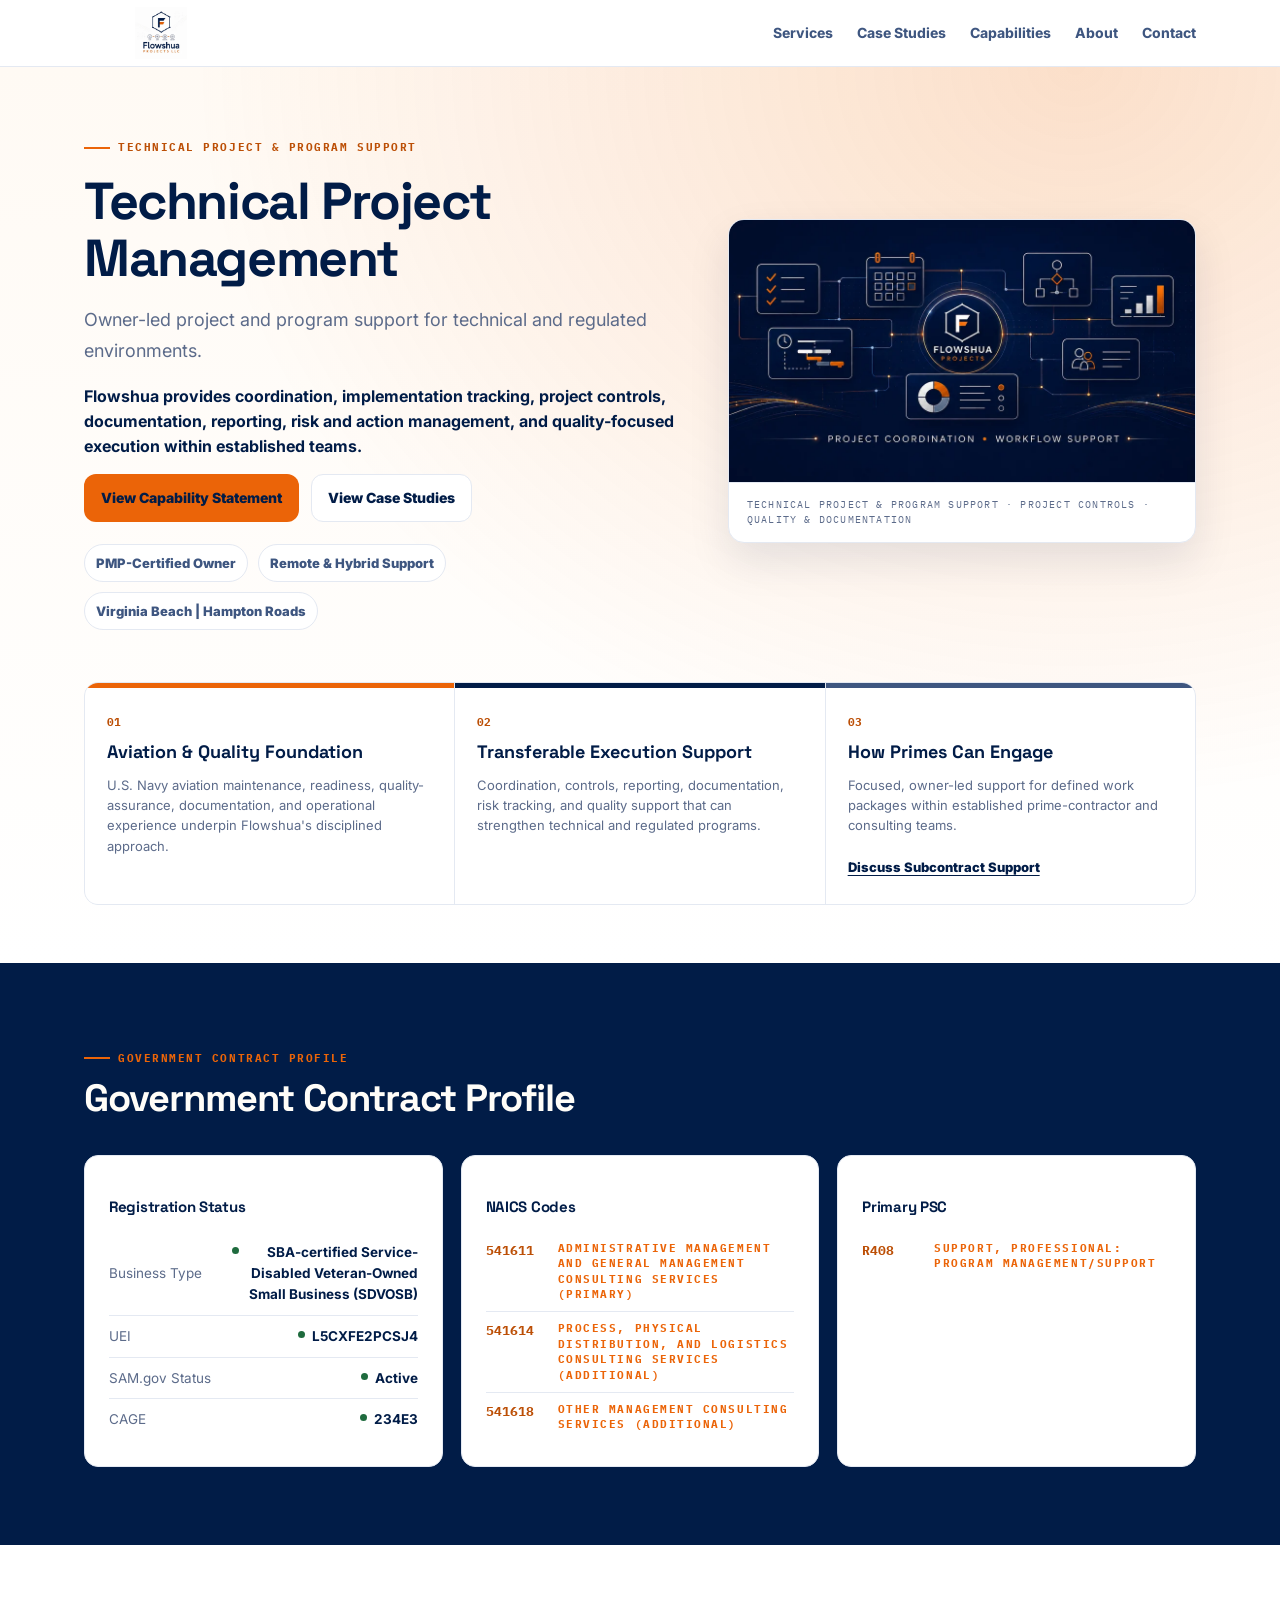
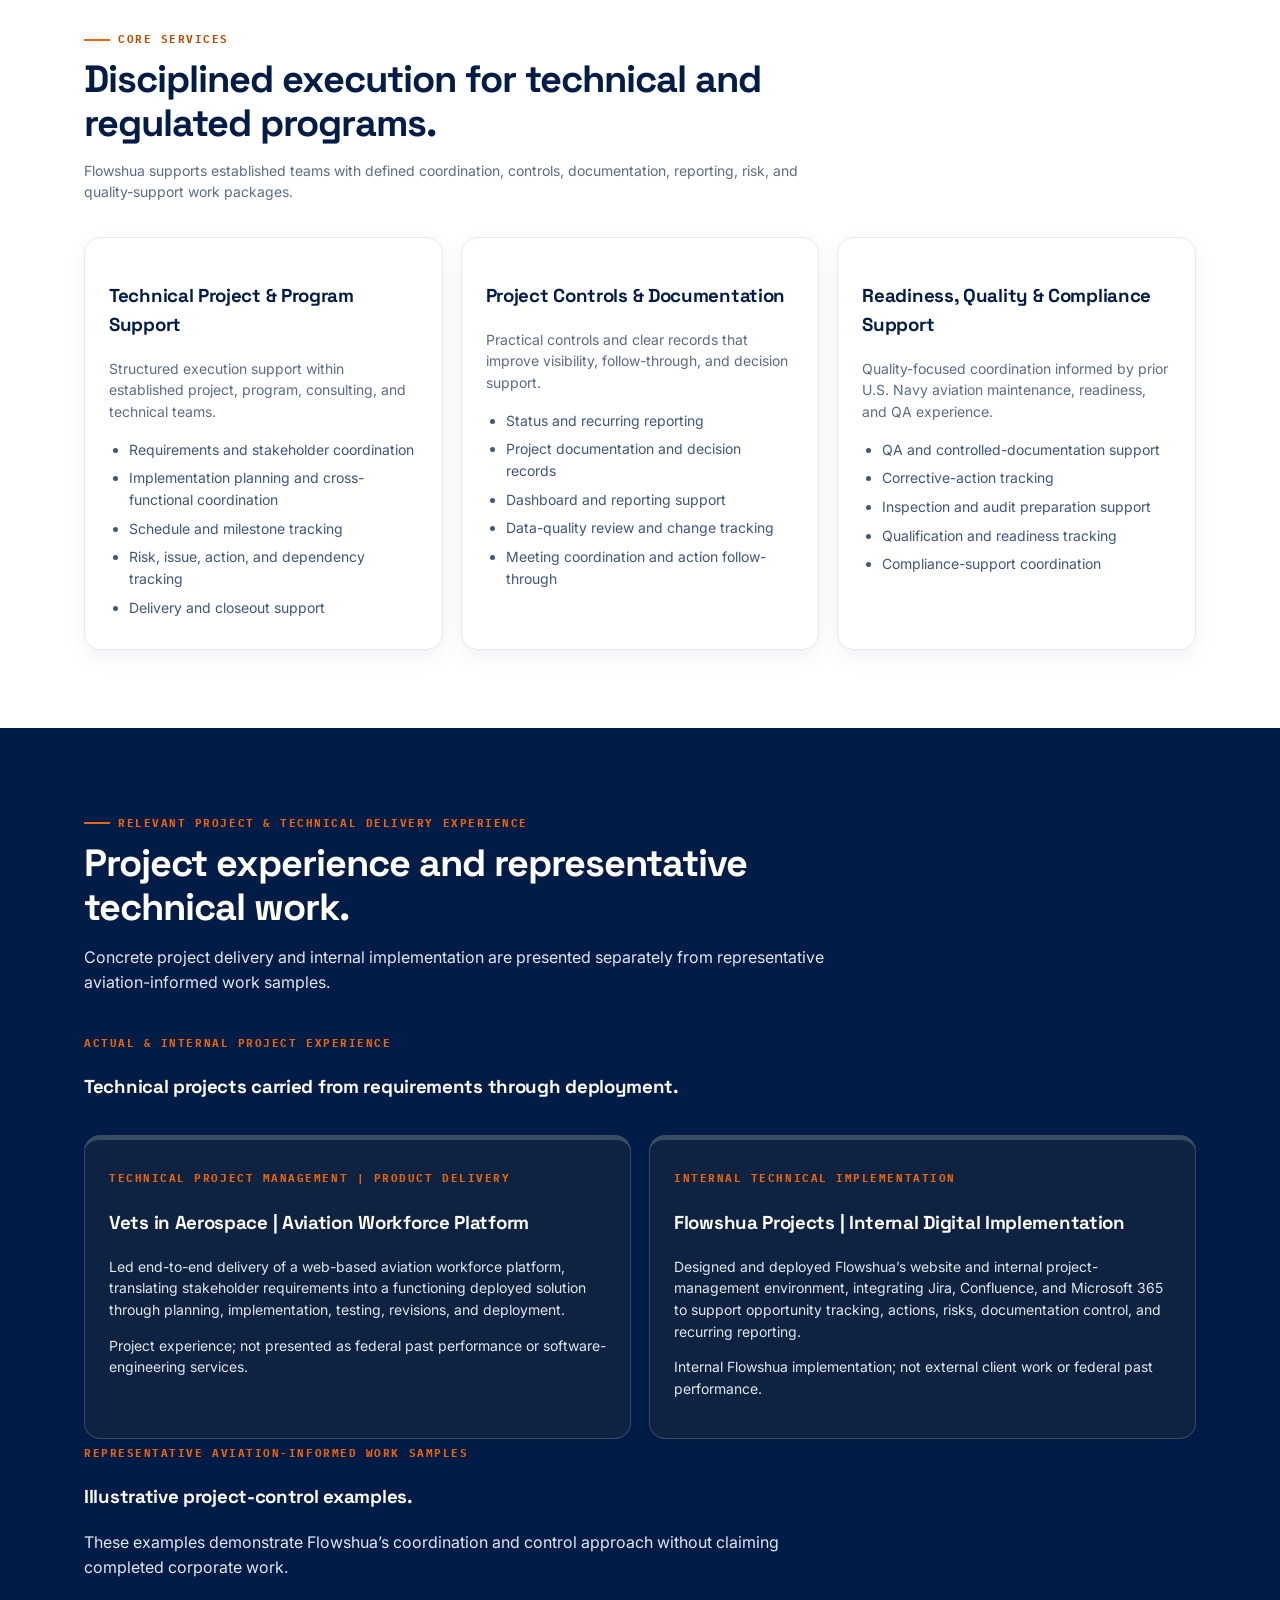
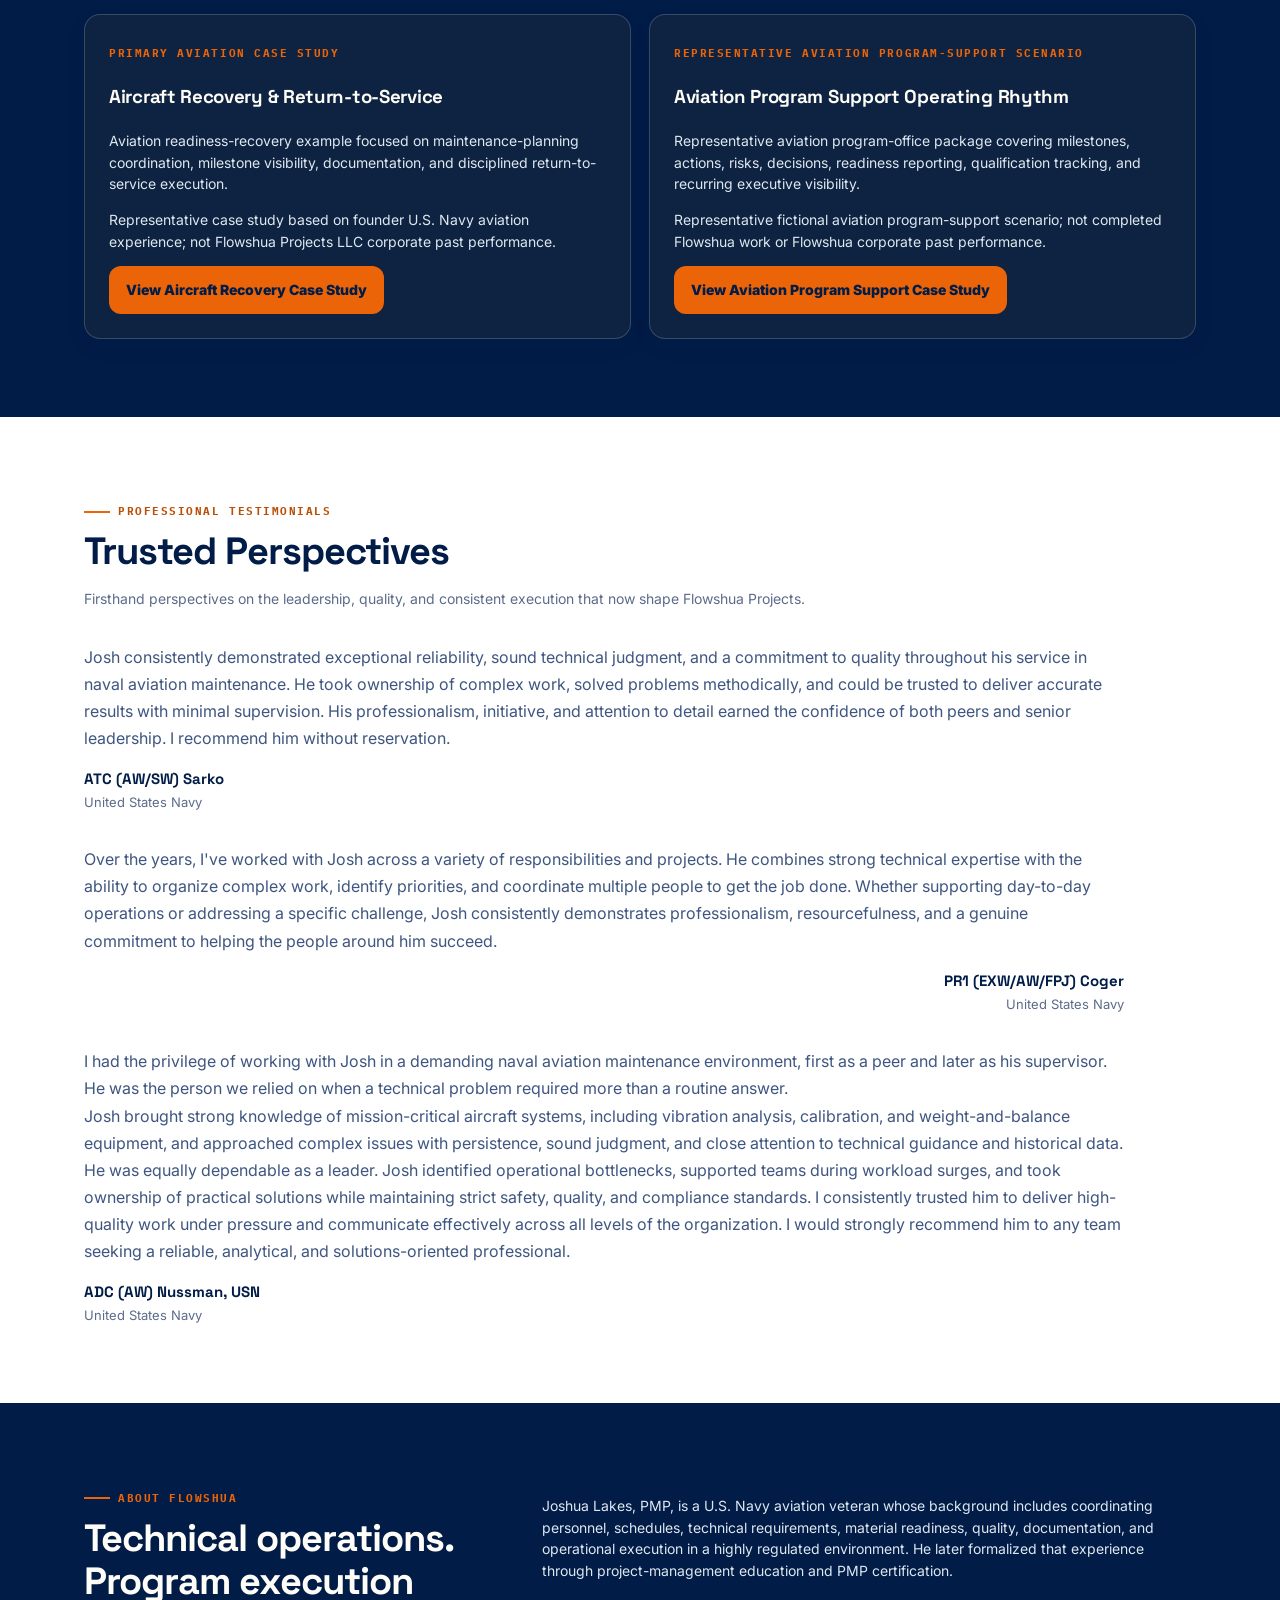
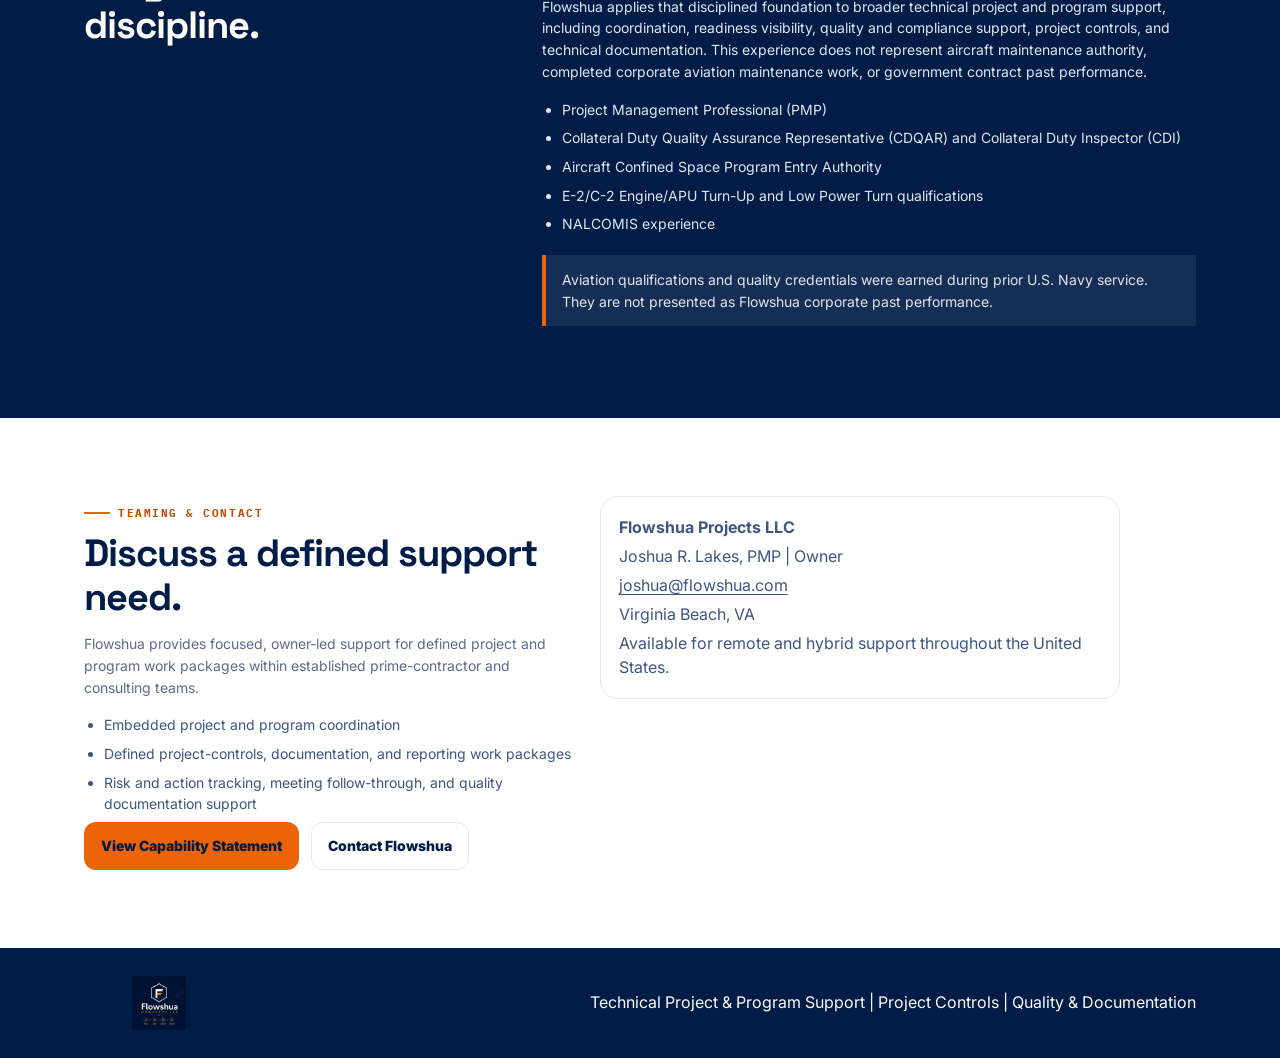
<file: index.html>
<!doctype html>
<html lang="en">
<head>
<meta charset="utf-8">
<meta name="viewport" content="width=device-width,initial-scale=1">
<meta name="description" content="Owner-led technical project and program support for technical and regulated environments, including coordination, project controls, documentation, reporting, risk, and quality support.">
<title>Technical Project &amp; Program Support | Flowshua Projects</title>
<link rel="canonical" href="https://flowshua.com/">
<meta property="og:type" content="website">
<meta property="og:site_name" content="Flowshua Projects">
<meta property="og:locale" content="en_US">
<meta property="og:title" content="Technical Project &amp; Program Support | Flowshua Projects">
<meta property="og:description" content="Owner-led coordination, project controls, documentation, reporting, risk, and quality support for technical and regulated programs.">
<meta property="og:url" content="https://flowshua.com/">
<meta property="og:image" content="https://flowshua.com/FLOWSHUA%20Thick%20Banner.PNG">
<meta property="og:image:secure_url" content="https://flowshua.com/FLOWSHUA%20Thick%20Banner.PNG">
<meta property="og:image:type" content="image/png">
<meta property="og:image:width" content="1672">
<meta property="og:image:height" content="941">
<meta property="og:image:alt" content="Flowshua Projects technical project and program support banner">
<meta name="twitter:card" content="summary_large_image">
<meta name="twitter:title" content="Technical Project &amp; Program Support | Flowshua Projects">
<meta name="twitter:description" content="Owner-led coordination, project controls, documentation, reporting, risk, and quality support for technical and regulated programs.">
<meta name="twitter:url" content="https://flowshua.com/">
<meta name="twitter:image" content="https://flowshua.com/FLOWSHUA%20Thick%20Banner.PNG">
<meta name="twitter:image:alt" content="Flowshua Projects technical project and program support banner">
<script type="application/ld+json">
{
  "@context": "https://schema.org",
  "@type": "Organization",
  "name": "Flowshua Projects LLC",
  "url": "https://flowshua.com/",
  "logo": "https://flowshua.com/assets/optimized/flowshua-logo-320.webp",
  "email": "joshua@flowshua.com",
  "address": {
    "@type": "PostalAddress",
    "addressLocality": "Virginia Beach",
    "addressRegion": "Virginia",
    "addressCountry": "US"
  },
  "identifier": {
    "@type": "PropertyValue",
    "propertyID": "UEI",
    "value": "L5CXFE2PCSJ4"
  },
  "naics": [
    "541611",
    "541614",
    "541618"
  ]
}
</script>
<link rel="icon" href="favicon.ico" sizes="any">
<link rel="icon" type="image/png" sizes="32x32" href="assets/favicon-32x32.png">
<link rel="apple-touch-icon" sizes="180x180" href="assets/apple-touch-icon.png">
<link rel="preconnect" href="https://fonts.googleapis.com">
<link rel="preconnect" href="https://fonts.gstatic.com" crossorigin>
<link href="https://fonts.googleapis.com/css2?family=Space+Grotesk:wght@500;600;700&family=Inter:wght@400;500;600;700&family=IBM+Plex+Mono:wght@500;600&display=swap" rel="stylesheet">
<link rel="stylesheet" href="assets/site.css">
<style>
.home-positioning-grid{grid-template-columns:repeat(3,1fr)}
.home-positioning-grid .value-item{border-top:5px solid var(--taupe)}
.home-positioning-grid .aviation-positioning{border-top-color:var(--orange)}
.home-positioning-grid .readiness-positioning{border-top-color:var(--charcoal)}
.home-positioning-grid .prime-positioning{border-top-color:var(--mocha)}
.home-positioning-grid .value-item h2{font-size:18px}
.home-positioning-grid .value-item a{display:inline-flex;margin-top:8px;color:var(--charcoal);font-size:13px;font-weight:850;text-decoration:underline;text-underline-offset:3px}
@media(max-width:820px){.home-positioning-grid{grid-template-columns:1fr}}
</style>
</head>
<body>
<a class="skip-link" href="#main-content">Skip to main content</a>
<header class="site-header">
<div class="wrap nav-inner">
<a class="brand" href="index.html#home" aria-label="Flowshua home">
<img class="brand-logo" src="assets/optimized/flowshua-logo-320.webp" alt="Flowshua Projects logo" width="154" height="52" decoding="async">
</a>
<nav class="nav-links" id="site-links" aria-label="Main navigation">
<a href="index.html#approach">Services</a>
<a href="index.html#portfolio">Case Studies</a>
<a href="/government/">Capabilities</a>
<a href="index.html#about">About</a>
<a href="index.html#contact">Contact</a>
</nav>
<button class="mobile-menu" data-mobile-menu aria-label="Open navigation" aria-expanded="false" aria-controls="site-links">☰</button>
</div>
</header>
<main id="main-content" tabindex="-1">
<section class="hero" id="home">
<div class="wrap hero-top">
<div>
<div class="eyebrow">Technical Project &amp; Program Support</div>
<h1 id="hero-title">Technical Project Management</h1>
<p class="lead">Owner-led project and program support for technical and regulated environments.</p>
<p><strong>Flowshua provides coordination, implementation tracking, project controls, documentation, reporting, risk and action management, and quality-focused execution within established teams.</strong></p>
<div class="hero-actions">
<a class="button primary" href="/assets/capability-statements/Flowshua_Technical_Project_Program_Support_Capability_Statement.pdf" target="_blank" rel="noopener noreferrer" aria-label="View the Flowshua Technical Project and Program Support Capability Statement in a new tab">View Capability Statement</a>
<a class="button secondary" href="#portfolio" aria-label="View Flowshua case studies">View Case Studies</a>
</div>
<ul class="cred-row" aria-label="Flowshua credibility highlights">
<li>PMP-Certified Owner</li><li>Remote &amp; Hybrid Support</li><li>Virginia Beach | Hampton Roads</li>
</ul>
</div>
<div class="hero-banner-panel">
<div class="hero-banner-frame"><img src="assets/optimized/flowshua-banner-960.webp" alt="Flowshua technical project and program support workflow graphic" width="960" height="540" decoding="async"></div>
<div class="hero-banner-cap">Technical Project &amp; Program Support · Project Controls · Quality &amp; Documentation</div>
</div>
</div>
<div class="wrap">
<div class="value-grid home-positioning-grid">
<div class="value-item aviation-positioning"><div class="num">01</div><h2>Aviation &amp; Quality Foundation</h2><p>U.S. Navy aviation maintenance, readiness, quality-assurance, documentation, and operational experience underpin Flowshua's disciplined approach.</p></div>
<div class="value-item readiness-positioning"><div class="num">02</div><h2>Transferable Execution Support</h2><p>Coordination, controls, reporting, documentation, risk tracking, and quality support that can strengthen technical and regulated programs.</p></div>
<div class="value-item prime-positioning"><div class="num">03</div><h2>How Primes Can Engage</h2><p>Focused, owner-led support for defined work packages within established prime-contractor and consulting teams.</p><a href="#contact">Discuss Subcontract Support</a></div>
</div>
</div>
</section>

<section class="section dark" aria-labelledby="federal-profile-title">
<div class="wrap">
<div class="section-head">
<div class="eyebrow">Government Contract Profile</div>
<h2 id="federal-profile-title">Government Contract Profile</h2>
</div>
<div class="gov-teaser-grid">
<div class="gov-teaser-card">
<h3>Registration Status</h3>
<div class="gov-teaser-row"><span class="k">Business Type</span><span class="v active"><span class="dot"></span>SBA-certified Service-Disabled Veteran-Owned Small Business (SDVOSB)</span></div>
<div class="gov-teaser-row"><span class="k">UEI</span><span class="v active"><span class="dot"></span>L5CXFE2PCSJ4</span></div>
<div class="gov-teaser-row"><span class="k">SAM.gov Status</span><span class="v active"><span class="dot"></span>Active</span></div>
<div class="gov-teaser-row"><span class="k">CAGE</span><span class="v active"><span class="dot"></span>234E3</span></div>
</div>
<div class="gov-teaser-card">
<h3>NAICS Codes</h3>
<div class="gov-teaser-naics"><span class="code">541611</span><span class="label">Administrative Management and General Management Consulting Services (Primary)</span></div>
<div class="gov-teaser-naics"><span class="code">541614</span><span class="label">Process, Physical Distribution, and Logistics Consulting Services (Additional)</span></div>
<div class="gov-teaser-naics"><span class="code">541618</span><span class="label">Other Management Consulting Services (Additional)</span></div>
</div>
<div class="gov-teaser-card">
<h3>Primary PSC</h3>
<div class="gov-teaser-naics"><span class="code">R408</span><span class="label">Support, Professional: Program Management/Support</span></div>
</div>
</div>
</div>
</section>

<section class="section" id="approach">
<div class="wrap">
<div class="section-head">
<div class="eyebrow">Core Services</div>
<h2>Disciplined execution for technical and regulated programs.</h2>
<p class="muted">Flowshua supports established teams with defined coordination, controls, documentation, reporting, risk, and quality-support work packages.</p>
</div>
<div class="grid-3 service-grid">
<article class="card service-card"><h3>Technical Project &amp; Program Support</h3><p class="muted">Structured execution support within established project, program, consulting, and technical teams.</p><ul><li>Requirements and stakeholder coordination</li><li>Implementation planning and cross-functional coordination</li><li>Schedule and milestone tracking</li><li>Risk, issue, action, and dependency tracking</li><li>Delivery and closeout support</li></ul></article>
<article class="card service-card"><h3>Project Controls &amp; Documentation</h3><p class="muted">Practical controls and clear records that improve visibility, follow-through, and decision support.</p><ul><li>Status and recurring reporting</li><li>Project documentation and decision records</li><li>Dashboard and reporting support</li><li>Data-quality review and change tracking</li><li>Meeting coordination and action follow-through</li></ul></article>
<article class="card service-card"><h3>Readiness, Quality &amp; Compliance Support</h3><p class="muted">Quality-focused coordination informed by prior U.S. Navy aviation maintenance, readiness, and QA experience.</p><ul><li>QA and controlled-documentation support</li><li>Corrective-action tracking</li><li>Inspection and audit preparation support</li><li>Qualification and readiness tracking</li><li>Compliance-support coordination</li></ul></article>
</div>
</div>
</section>

<section class="section dark" id="portfolio">
<div class="wrap">
<div class="section-head"><div class="eyebrow">Relevant Project &amp; Technical Delivery Experience</div><h2>Project experience and representative technical work.</h2><p>Concrete project delivery and internal implementation are presented separately from representative aviation-informed work samples.</p></div>
<div class="section-head"><div class="label">Actual &amp; Internal Project Experience</div><h3>Technical projects carried from requirements through deployment.</h3></div>
<div class="grid-2 case-grid">
<article class="card case-card experience-card"><div class="label">Technical Project Management | Product Delivery</div><h3>Vets in Aerospace | Aviation Workforce Platform</h3><p class="muted">Led end-to-end delivery of a web-based aviation workforce platform, translating stakeholder requirements into a functioning deployed solution through planning, implementation, testing, revisions, and deployment.</p><p class="note">Project experience; not presented as federal past performance or software-engineering services.</p></article>
<article class="card case-card experience-card"><div class="label">Internal Technical Implementation</div><h3>Flowshua Projects | Internal Digital Implementation</h3><p class="muted">Designed and deployed Flowshua’s website and internal project-management environment, integrating Jira, Confluence, and Microsoft 365 to support opportunity tracking, actions, risks, documentation control, and recurring reporting.</p><p class="note">Internal Flowshua implementation; not external client work or federal past performance.</p></article>
</div>
<div class="section-head"><div class="label">Representative Aviation-Informed Work Samples</div><h3>Illustrative project-control examples.</h3><p>These examples demonstrate Flowshua’s coordination and control approach without claiming completed corporate work.</p></div>
<div class="grid-2 case-grid">
<article class="card case-card"><div class="label">Primary Aviation Case Study</div><h3>Aircraft Recovery &amp; Return-to-Service</h3><p class="muted">Aviation readiness-recovery example focused on maintenance-planning coordination, milestone visibility, documentation, and disciplined return-to-service execution.</p><p class="note">Representative case study based on founder U.S. Navy aviation experience; not Flowshua Projects LLC corporate past performance.</p><a class="button bronze" href="aircraft-return-to-service/">View Aircraft Recovery Case Study</a></article>
<article class="card case-card"><div class="label">Representative Aviation Program-Support Scenario</div><h3>Aviation Program Support Operating Rhythm</h3><p class="muted">Representative aviation program-office package covering milestones, actions, risks, decisions, readiness reporting, qualification tracking, and recurring executive visibility.</p><p class="note">Representative fictional aviation program-support scenario; not completed Flowshua work or Flowshua corporate past performance.</p><a class="button bronze" href="program-support-operating-rhythm/">View Aviation Program Support Case Study</a></article>
</div>
</div>
</section>
<section class="section testimonials" id="testimonials" aria-labelledby="testimonials-title">
<div class="wrap">
<div class="section-head">
<div class="eyebrow">Professional Testimonials</div>
<h2 id="testimonials-title">Trusted Perspectives</h2>
<p class="muted">Firsthand perspectives on the leadership, quality, and consistent execution that now shape Flowshua Projects.</p>
</div>
<div class="testimonial-grid">
<figure class="testimonial-entry">
<blockquote><p>Josh consistently demonstrated exceptional reliability, sound technical judgment, and a commitment to quality throughout his service in naval aviation maintenance. He took ownership of complex work, solved problems methodically, and could be trusted to deliver accurate results with minimal supervision. His professionalism, initiative, and attention to detail earned the confidence of both peers and senior leadership. I recommend him without reservation.</p></blockquote>
<figcaption>
<strong>ATC (AW/SW) Sarko</strong>
<span>United States Navy</span>
</figcaption>
</figure>
<figure class="testimonial-entry">
<blockquote><p>Over the years, I've worked with Josh across a variety of responsibilities and projects. He combines strong technical expertise with the ability to organize complex work, identify priorities, and coordinate multiple people to get the job done. Whether supporting day-to-day operations or addressing a specific challenge, Josh consistently demonstrates professionalism, resourcefulness, and a genuine commitment to helping the people around him succeed.</p></blockquote>
<figcaption>
<strong>PR1 (EXW/AW/FPJ) Coger</strong>
<span>United States Navy</span>
</figcaption>
</figure>
<figure class="testimonial-entry">
<blockquote><p>I had the privilege of working with Josh in a demanding naval aviation maintenance environment, first as a peer and later as his supervisor. He was the person we relied on when a technical problem required more than a routine answer.</p><p>Josh brought strong knowledge of mission-critical aircraft systems, including vibration analysis, calibration, and weight-and-balance equipment, and approached complex issues with persistence, sound judgment, and close attention to technical guidance and historical data.</p><p>He was equally dependable as a leader. Josh identified operational bottlenecks, supported teams during workload surges, and took ownership of practical solutions while maintaining strict safety, quality, and compliance standards. I consistently trusted him to deliver high-quality work under pressure and communicate effectively across all levels of the organization. I would strongly recommend him to any team seeking a reliable, analytical, and solutions-oriented professional.</p></blockquote>
<figcaption>
<strong>ADC (AW) Nussman, USN</strong>
<span>United States Navy</span>
</figcaption>
</figure>
</div>
</div>
</section>
<section class="section dark" id="about"><div class="wrap info-grid"><div><div class="eyebrow">About Flowshua</div><h2>Technical operations. Program execution discipline.</h2></div><div><p class="muted">Joshua Lakes, PMP, is a U.S. Navy aviation veteran whose background includes coordinating personnel, schedules, technical requirements, material readiness, quality, documentation, and operational execution in a highly regulated environment. He later formalized that experience through project-management education and PMP certification.</p><p class="muted">Flowshua applies that disciplined foundation to broader technical project and program support, including coordination, readiness visibility, quality and compliance support, project controls, and technical documentation. This experience does not represent aircraft maintenance authority, completed corporate aviation maintenance work, or government contract past performance.</p><ul class="credential-list"><li>Project Management Professional (PMP)</li><li>Collateral Duty Quality Assurance Representative (CDQAR) and Collateral Duty Inspector (CDI)</li><li>Aircraft Confined Space Program Entry Authority</li><li>E-2/C-2 Engine/APU Turn-Up and Low Power Turn qualifications</li><li>NALCOMIS experience</li></ul><p class="credential-qualifier">Aviation qualifications and quality credentials were earned during prior U.S. Navy service. They are not presented as Flowshua corporate past performance.</p></div></div></section>
<section class="section" id="contact"><div class="wrap contact-grid"><div><div class="eyebrow">Teaming &amp; Contact</div><h2>Discuss a defined support need.</h2><p class="muted">Flowshua provides focused, owner-led support for defined project and program work packages within established prime-contractor and consulting teams.</p><ul class="credential-list"><li>Embedded project and program coordination</li><li>Defined project-controls, documentation, and reporting work packages</li><li>Risk and action tracking, meeting follow-through, and quality documentation support</li></ul><div class="actions"><a class="button primary" href="/assets/capability-statements/Flowshua_Technical_Project_Program_Support_Capability_Statement.pdf" target="_blank" rel="noopener noreferrer" aria-label="View the Flowshua Technical Project and Program Support Capability Statement in a new tab">View Capability Statement</a><a class="button secondary" href="mailto:joshua@flowshua.com">Contact Flowshua</a></div></div><div><div class="contact-card"><strong>Flowshua Projects LLC</strong><span>Joshua R. Lakes, PMP | Owner</span><a href="mailto:joshua@flowshua.com">joshua@flowshua.com</a><span>Virginia Beach, VA</span><span>Available for remote and hybrid support throughout the United States.</span></div></div></div></section>
</main>
<footer class="site-footer"><div class="wrap foot"><img class="footer-logo" src="assets/optimized/flowshua-logo-dark-320.webp" alt="Flowshua Projects technical project and program support company logo" width="150" height="54" loading="lazy" decoding="async"><span>Technical Project &amp; Program Support | Project Controls | Quality &amp; Documentation</span></div></footer>
<script src="assets/site.js"></script>
</body>
</html>
</file>
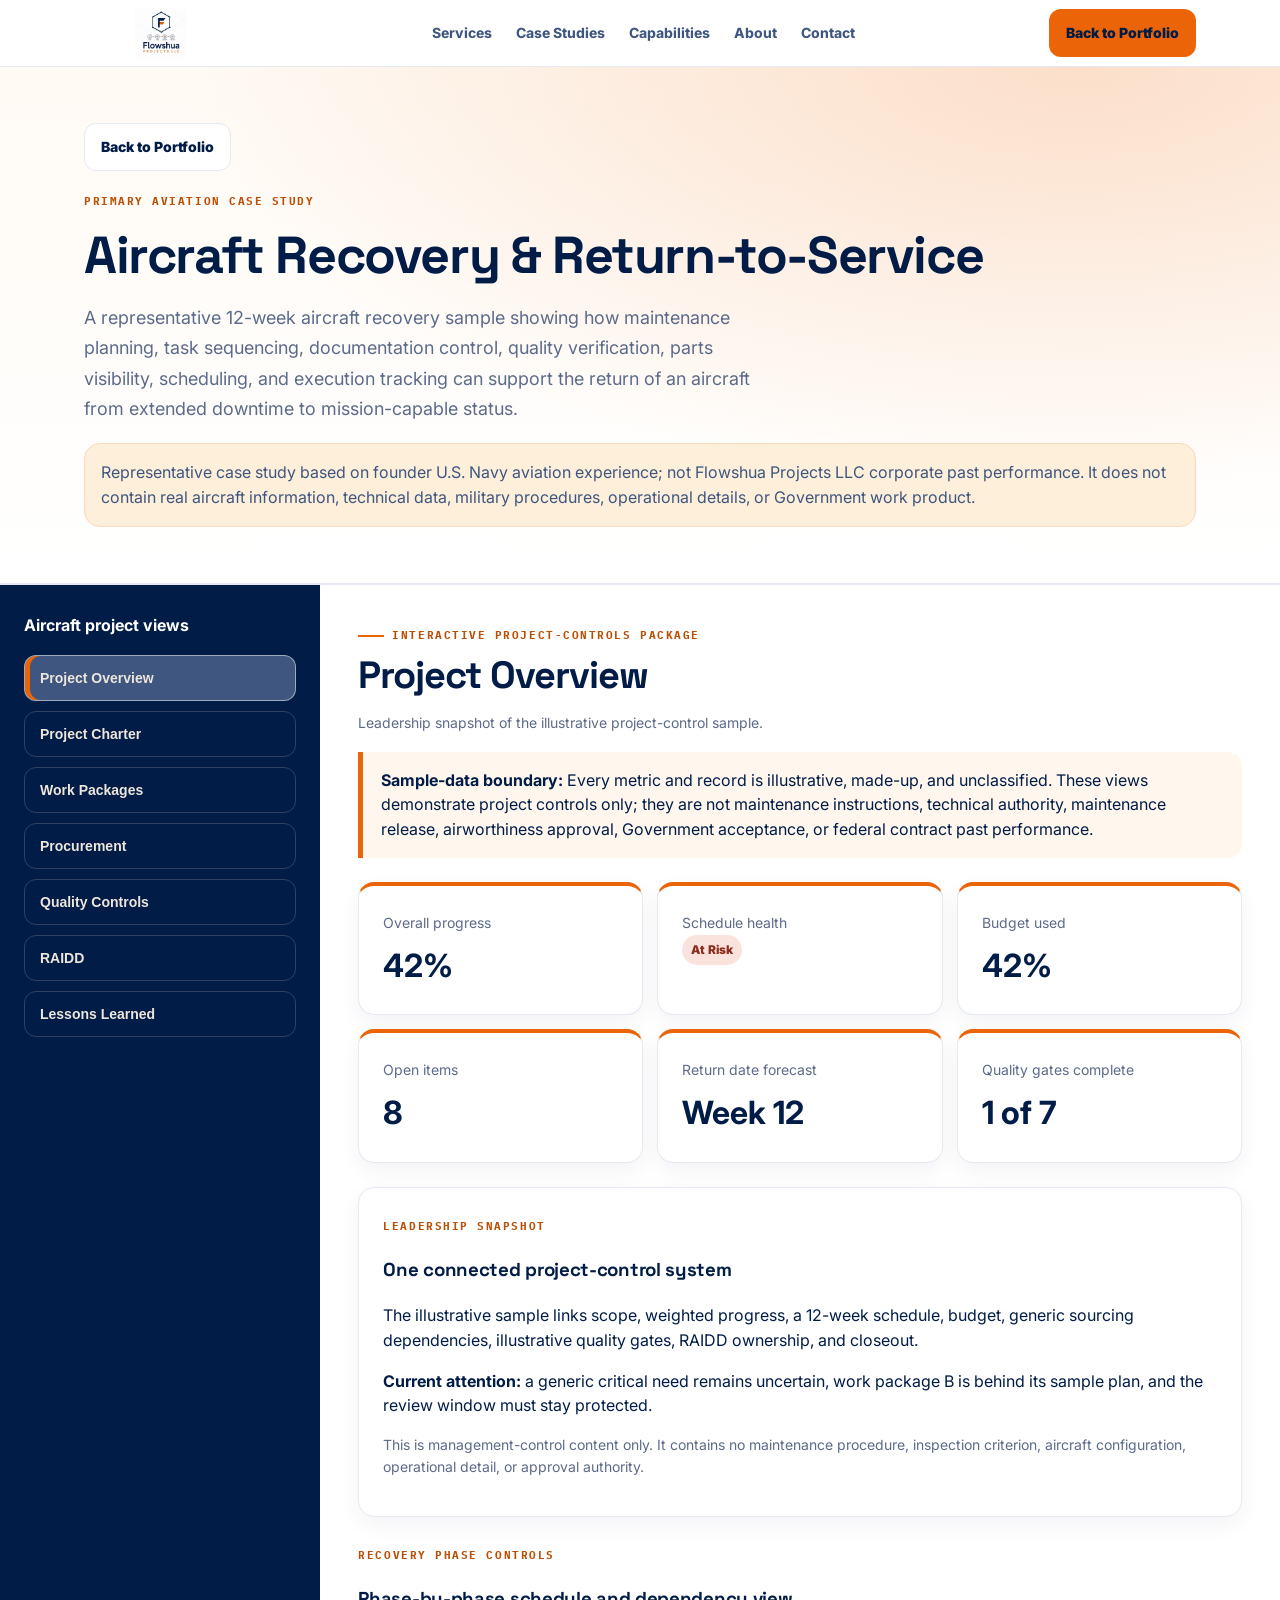
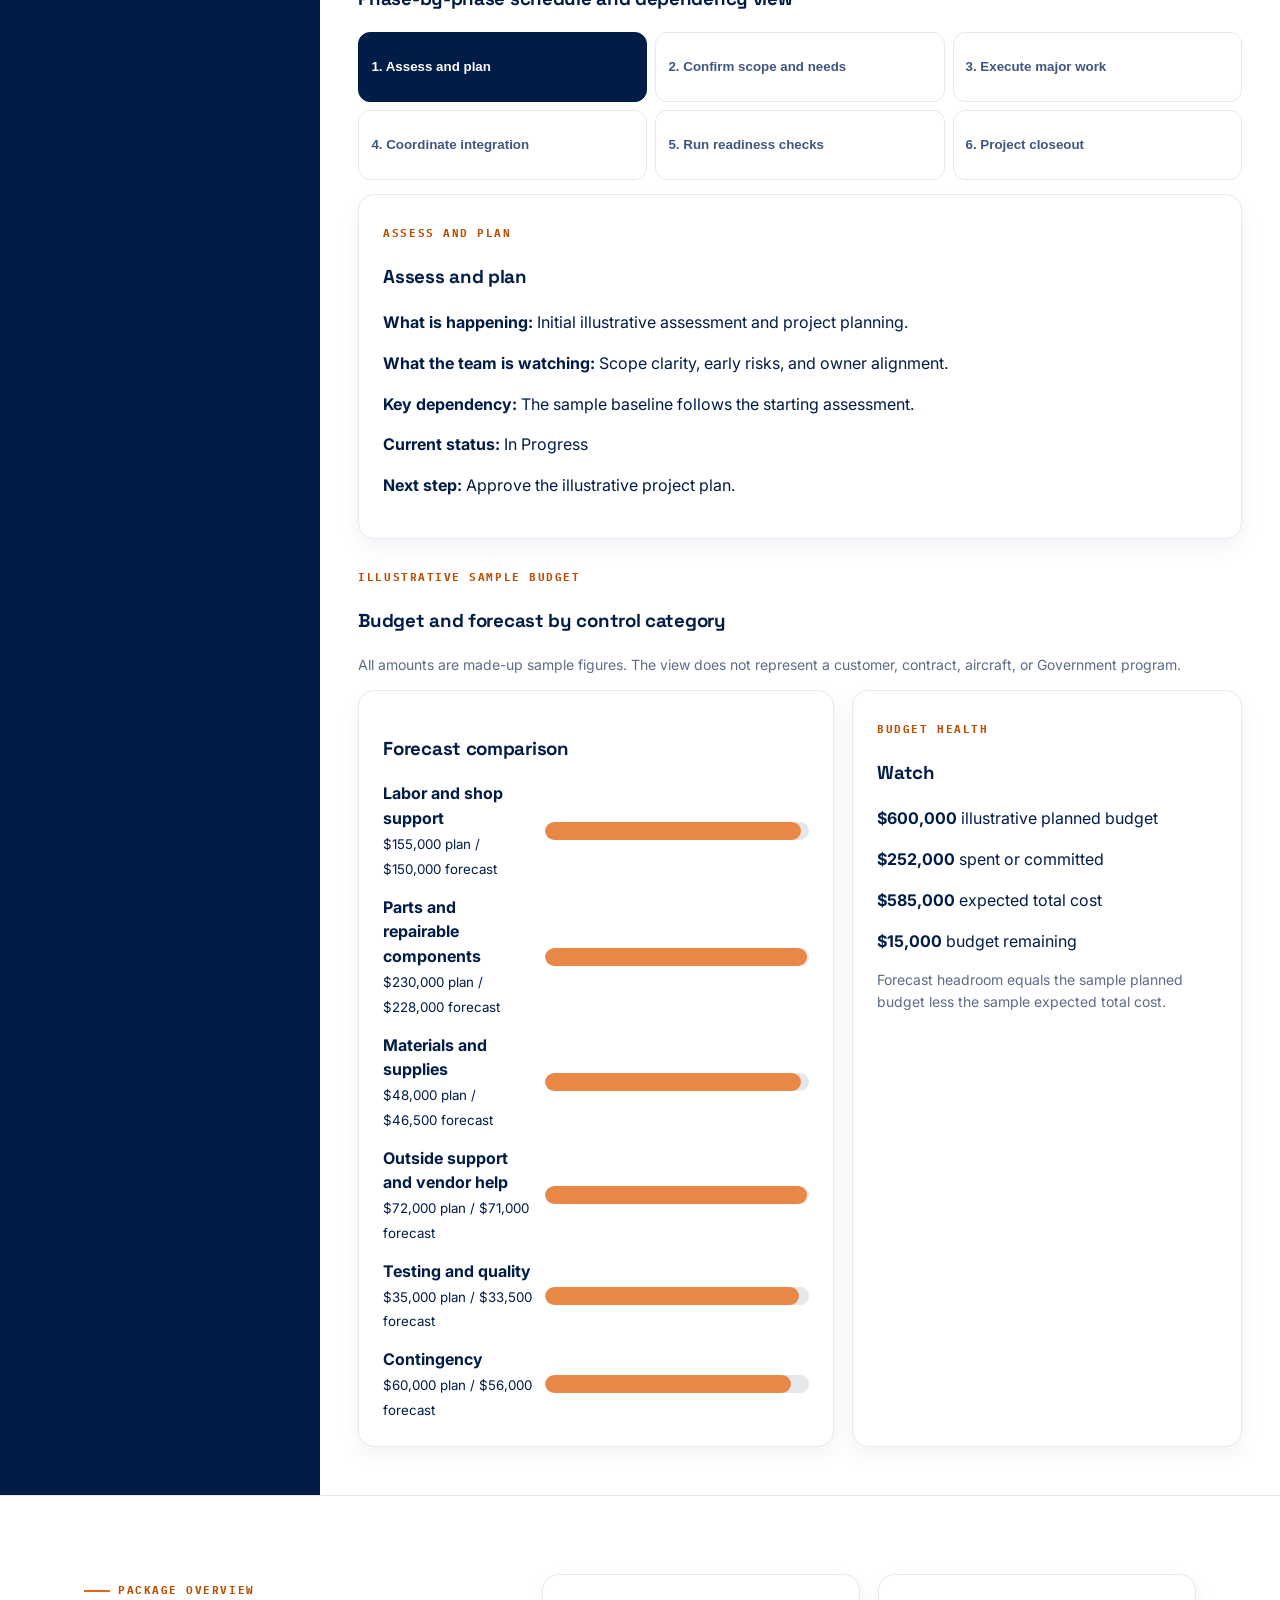
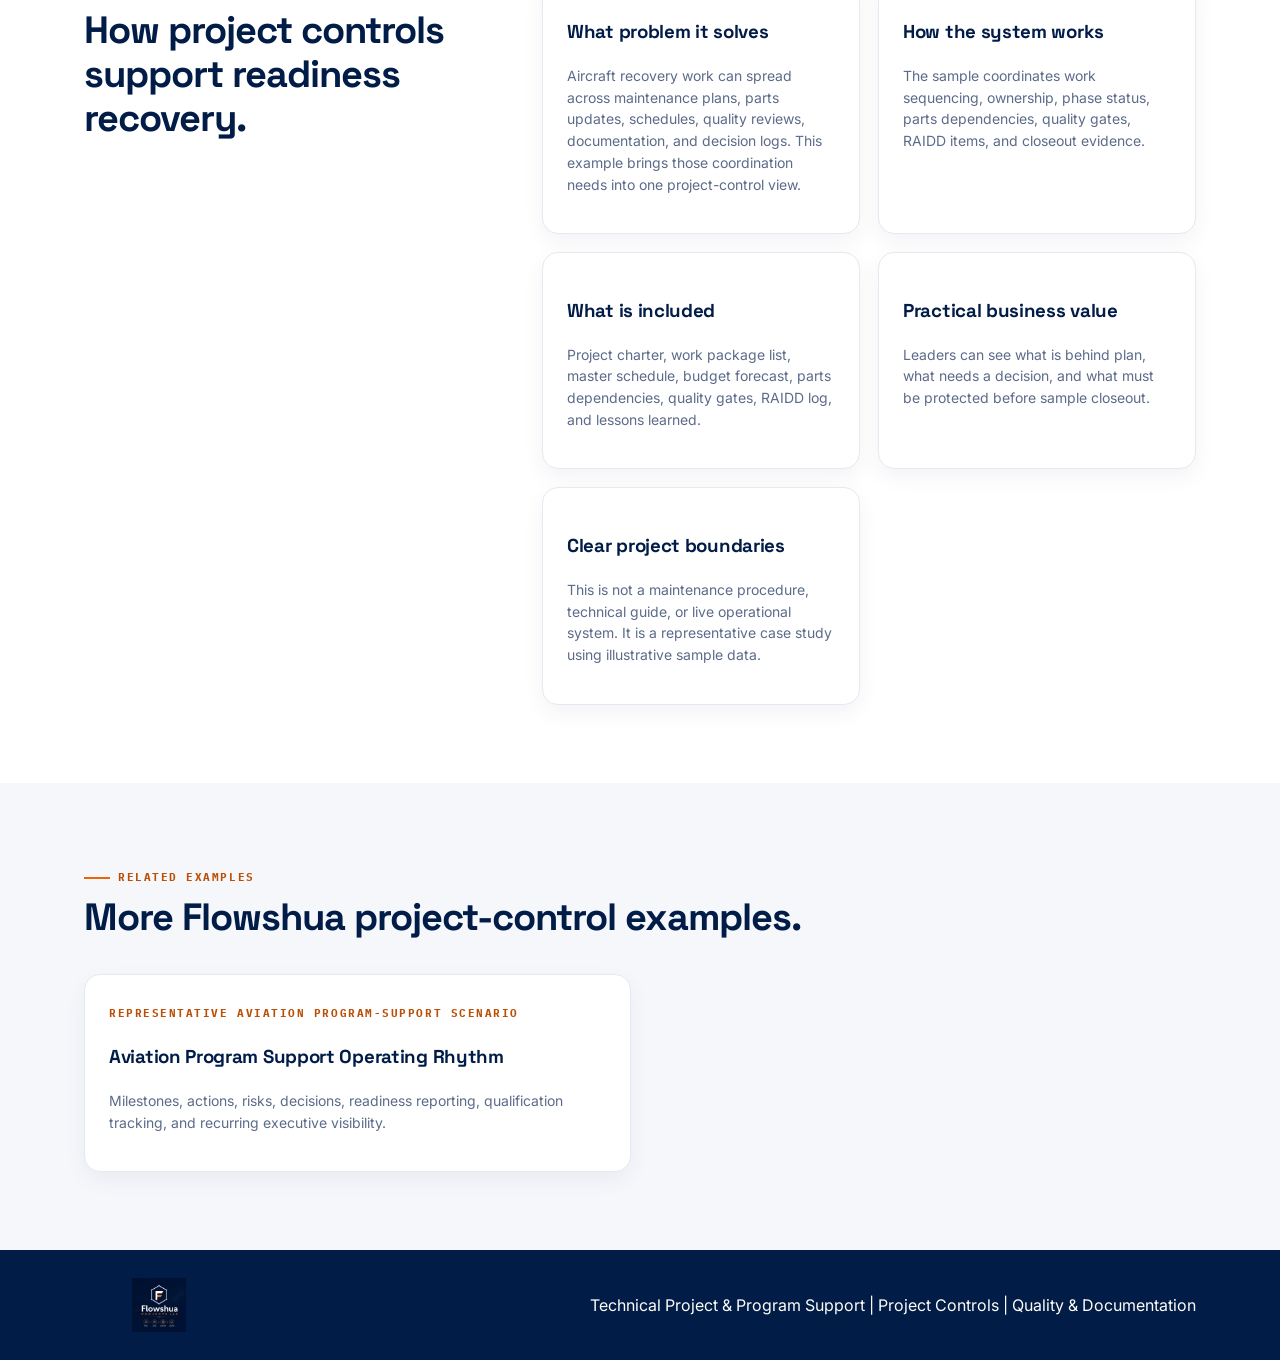
<file: aircraft-return-to-service/index.html>
<!doctype html>
<html lang="en">
<head>
<meta charset="utf-8">
<meta name="viewport" content="width=device-width,initial-scale=1">
<meta name="description" content="Aviation readiness-recovery example focused on maintenance-planning coordination, milestone visibility, documentation, and disciplined return-to-service execution.">
<title>Aircraft Recovery &amp; Return-to-Service | Flowshua Projects</title>
<link rel="canonical" href="https://flowshua.com/aircraft-return-to-service/">
<meta property="og:type" content="website">
<meta property="og:title" content="Aircraft Recovery &amp; Return-to-Service | Flowshua Projects">
<meta property="og:description" content="Aviation readiness-recovery example focused on maintenance-planning coordination, milestone visibility, documentation, and disciplined return-to-service execution.">
<meta property="og:url" content="https://flowshua.com/aircraft-return-to-service/">
<meta property="og:image" content="https://flowshua.com/FLOWSHUA%20Thick%20Banner.PNG">
<meta name="twitter:card" content="summary_large_image">
<meta name="twitter:title" content="Aircraft Recovery &amp; Return-to-Service | Flowshua Projects">
<meta name="twitter:description" content="Aviation readiness-recovery example focused on maintenance-planning coordination, milestone visibility, documentation, and disciplined return-to-service execution.">
<meta name="twitter:url" content="https://flowshua.com/aircraft-return-to-service/">
<meta name="twitter:image" content="https://flowshua.com/FLOWSHUA%20Thick%20Banner.PNG">
<link rel="icon" href="../favicon.ico" sizes="any">
<link rel="icon" type="image/png" sizes="32x32" href="../assets/favicon-32x32.png">
<link rel="apple-touch-icon" sizes="180x180" href="../assets/apple-touch-icon.png">
<script type="application/ld+json">
{
  "@context": "https://schema.org",
  "@type": "Organization",
  "name": "Flowshua Projects LLC",
  "url": "https://flowshua.com/aircraft-return-to-service/",
  "logo": "https://flowshua.com/assets/optimized/flowshua-logo-320.webp",
  "email": "joshua@flowshua.com",
  "address": {
    "@type": "PostalAddress",
    "addressLocality": "Virginia Beach",
    "addressRegion": "Virginia",
    "addressCountry": "US"
  },
  "identifier": {
    "@type": "PropertyValue",
    "propertyID": "UEI",
    "value": "L5CXFE2PCSJ4"
  },
  "naics": [
    "541611",
    "541614",
    "541618"
  ]
}
</script>
<link rel="preconnect" href="https://fonts.googleapis.com">
<link rel="preconnect" href="https://fonts.gstatic.com" crossorigin>
<link href="https://fonts.googleapis.com/css2?family=Space+Grotesk:wght@500;600;700&family=Inter:wght@400;500;600;700&family=IBM+Plex+Mono:wght@500;600&display=swap" rel="stylesheet">
<link rel="stylesheet" href="../assets/site.css">
<style>body{background:var(--ivory)}.metrics{display:grid;grid-template-columns:repeat(3,1fr);gap:14px}.metric{border-top:4px solid var(--orange);min-height:126px}.metric b{display:block;font-size:32px;margin-top:6px}.sample-note{margin:18px 0 0;padding:16px 18px;border-left:5px solid var(--orange);background:#fff7ed;border-radius:0 14px 14px 0}.control{display:grid;grid-template-columns:260px minmax(0,1fr);gap:18px;align-items:stretch}.tab-list,.phase-list,.filter-list{display:grid;gap:8px}.tab-list{align-content:start;background:var(--charcoal);border-radius:20px;padding:18px}.tab-list button{background:transparent;color:#efe6db;border-color:rgba(255,253,248,.2);text-align:left;padding:13px 14px}.tab-list button[aria-pressed=true]{background:var(--mocha);border-color:rgba(255,253,248,.35)}#control-panel{border-top:6px solid var(--orange);min-height:100%;overflow:auto}.data-table{width:100%;border-collapse:collapse;margin-top:16px;font-size:.94rem}.data-table th,.data-table td{padding:11px 10px;border-bottom:1px solid rgba(16,42,67,.14);text-align:left;vertical-align:top}.data-table th{color:var(--navy);background:#f2eee7}.data-table caption{text-align:left;font-weight:700;margin-bottom:8px}.phase-list{grid-template-columns:repeat(3,1fr)}.phase-list button{text-align:left;min-height:70px}.budget-layout,.quality-layout{display:grid;grid-template-columns:1.1fr .9fr;gap:18px}.budget-bars{display:grid;gap:14px}.budget-row{display:grid;grid-template-columns:minmax(150px,1fr) 2fr;gap:12px;align-items:center}.bar-track{height:18px;border-radius:999px;background:#e5e7eb;overflow:hidden}.bar-plan,.bar-forecast{display:block;height:100%;border-radius:999px}.bar-plan{background:var(--navy)}.bar-forecast{background:var(--orange);margin-top:-18px;opacity:.72}.gate-list,.lesson-list{display:grid;gap:12px}.gate,.lesson{padding:15px;border:1px solid rgba(16,42,67,.14);border-radius:14px;background:#fff}.gate-head{display:flex;align-items:flex-start;justify-content:space-between;gap:12px}@media(max-width:900px){.control,.budget-layout,.quality-layout{grid-template-columns:1fr}.metrics,.phase-list{grid-template-columns:repeat(2,1fr)}}@media(max-width:650px){.data-table thead{position:absolute;width:1px;height:1px;overflow:hidden;clip:rect(0 0 0 0)}.data-table,.data-table tbody,.data-table tr,.data-table td{display:block;width:100%}.data-table tr{padding:10px 0;border-bottom:2px solid rgba(16,42,67,.18)}.data-table td{border:0;padding:5px 0}.data-table td::before{content:attr(data-label);display:block;font-size:.78rem;font-weight:700;color:var(--navy);text-transform:uppercase;letter-spacing:.04em}.budget-row{grid-template-columns:1fr}.budget-row .bar-track{margin-bottom:4px}}@media(max-width:560px){.metrics,.phase-list{grid-template-columns:1fr}}.raidd-app{display:grid;grid-template-columns:320px minmax(0,1fr);width:100%;min-height:640px;background:var(--paper);border-top:1px solid var(--taupe);border-bottom:1px solid var(--taupe)}.raidd-side{background:var(--charcoal);color:#fffaf4;padding:28px 24px;display:flex;flex-direction:column;gap:10px}.raidd-side strong{margin-bottom:8px;color:#fff}.raidd-side button{width:100%;background:transparent;color:#efe6db;border:1px solid rgba(230,221,210,.2);border-radius:12px;padding:14px 15px;text-align:left;font-size:14px;font-weight:850;cursor:pointer}.raidd-side button:hover,.raidd-side button[aria-pressed=true]{background:var(--mocha);border-color:rgba(255,253,248,.5);box-shadow:inset 5px 0 0 var(--orange)}.raidd-workspace{min-width:0;padding:34px clamp(24px,3vw,58px) 44px}.raidd-workspace-head{max-width:900px}.raidd-summary{display:grid;grid-template-columns:repeat(4,minmax(0,1fr));gap:14px;margin:24px 0 18px}.raidd-metric{background:var(--paper);border:1px solid var(--taupe);border-top:4px solid var(--orange);border-radius:16px;padding:16px;min-height:112px}.raidd-metric span{display:block;color:var(--stone);font-size:13px}.raidd-metric strong{display:block;color:var(--charcoal);font-size:30px;line-height:1.1;margin-top:8px}.raidd-table-wrap{overflow-x:auto;background:var(--paper);border:1px solid var(--taupe);border-radius:18px}.raidd-table-wrap .data-table{margin:0;min-width:920px}.raidd-table-wrap .data-table caption{padding:16px 16px 0}.raidd-table-wrap .data-table th:first-child,.raidd-table-wrap .data-table td:first-child{padding-left:16px}.raidd-table-wrap .data-table th:last-child,.raidd-table-wrap .data-table td:last-child{padding-right:16px}@media(max-width:1100px){.raidd-app{grid-template-columns:250px minmax(0,1fr)}.raidd-summary{grid-template-columns:repeat(2,minmax(0,1fr))}}@media(max-width:900px){.raidd-app{grid-template-columns:1fr;min-height:0}.raidd-side{padding:20px;display:grid;grid-template-columns:repeat(3,minmax(0,1fr))}.raidd-side strong{grid-column:1/-1}.raidd-workspace{padding:26px 20px 36px}}@media(max-width:650px){.raidd-table-wrap{overflow:visible;border:0;background:transparent}.raidd-table-wrap .data-table{min-width:0}.raidd-table-wrap .data-table caption{padding:0 0 10px}.raidd-table-wrap .data-table tr{background:var(--paper);border:1px solid var(--taupe);border-radius:16px;padding:14px;margin-bottom:12px}.raidd-table-wrap .data-table td,.raidd-table-wrap .data-table td:first-child,.raidd-table-wrap .data-table td:last-child{padding:5px 12px}}@media(max-width:560px){.raidd-side{grid-template-columns:1fr;padding:18px 16px}.raidd-side strong{grid-column:auto}.raidd-summary{grid-template-columns:repeat(2,minmax(0,1fr));gap:10px}.raidd-metric{min-height:100px;padding:14px}.raidd-metric strong{font-size:26px}.raidd-workspace{padding:24px 16px 32px}}.aircraft-app{display:grid;grid-template-columns:320px minmax(0,1fr);width:100%;background:var(--ivory);border-top:1px solid var(--taupe);border-bottom:1px solid var(--taupe)}.aircraft-side{background:var(--charcoal);color:#fffaf4;padding:28px 24px;display:flex;flex-direction:column;gap:10px}.aircraft-side strong{margin-bottom:8px;color:#fff}.aircraft-side button{width:100%;background:transparent;color:#efe6db;border:1px solid rgba(230,221,210,.2);border-radius:12px;padding:14px 15px;text-align:left;font-size:14px;font-weight:850;cursor:pointer}.aircraft-side button:hover,.aircraft-side button[aria-pressed=true]{background:var(--mocha);border-color:rgba(255,253,248,.5);box-shadow:inset 5px 0 0 var(--orange)}.aircraft-main{min-width:0;padding:34px clamp(24px,3vw,58px) 48px}.aircraft-app-head{max-width:940px;margin-bottom:24px}.aircraft-workspace{min-width:0}.workspace-section{margin-top:24px}.workspace-section-head{max-width:900px;margin-bottom:14px}.workspace-card{max-width:none}.app-table-wrap{overflow-x:auto;background:var(--paper);border:1px solid var(--taupe);border-radius:18px}.app-table-wrap .data-table{margin:0;min-width:980px}.app-table-wrap .data-table caption{padding:16px 16px 0}.app-table-wrap .data-table th,.app-table-wrap .data-table td{padding:9px 9px}.app-table-wrap .data-table th:first-child,.app-table-wrap .data-table td:first-child{padding-left:14px}.app-table-wrap .data-table th:last-child,.app-table-wrap .data-table td:last-child{padding-right:14px}.app-gate-list,.app-lesson-list{display:grid;grid-template-columns:repeat(2,minmax(0,1fr));gap:12px}.raidd-subnav{display:flex;flex-wrap:wrap;gap:8px;margin:0 0 18px}.raidd-subnav button{border:1px solid var(--taupe);background:var(--paper);border-radius:12px;padding:10px 13px;color:var(--mocha);font-weight:850;cursor:pointer}.raidd-subnav button[aria-pressed=true]{background:var(--charcoal);border-color:var(--charcoal);color:#fff}.aircraft-workspace .raidd-summary{margin-top:16px}@media(max-width:1100px){.aircraft-app{grid-template-columns:250px minmax(0,1fr)}.aircraft-main{padding:30px 24px 42px}.app-gate-list,.app-lesson-list{grid-template-columns:1fr}}@media(max-width:900px){.aircraft-app{grid-template-columns:1fr;min-height:0}.aircraft-side{padding:20px;display:grid;grid-template-columns:repeat(2,minmax(0,1fr))}.aircraft-side strong{grid-column:1/-1}.aircraft-main{padding:28px 20px 40px}.app-table-wrap{max-width:100%}}@media(max-width:650px){.app-table-wrap{overflow:visible;border:0;background:transparent}.app-table-wrap .data-table{min-width:0}.app-table-wrap .data-table caption{padding:0 0 10px}.app-table-wrap .data-table tr{background:var(--paper);border:1px solid var(--taupe);border-radius:16px;padding:12px;margin-bottom:10px}.app-table-wrap .data-table td,.app-table-wrap .data-table td:first-child,.app-table-wrap .data-table td:last-child{padding:4px 10px}.raidd-subnav{display:grid;grid-template-columns:repeat(2,minmax(0,1fr))}.raidd-subnav button{width:100%}}@media(max-width:560px){.aircraft-side{grid-template-columns:1fr;padding:18px 16px}.aircraft-side strong{grid-column:auto}.aircraft-main{padding:24px 16px 34px}.raidd-subnav{grid-template-columns:1fr}.app-gate-list,.app-lesson-list{gap:10px}}</style>
</head>
<body>
<a class="skip-link" href="#main-content">Skip to main content</a>
<header class="site-header">
<div class="wrap nav-inner">
<a class="brand" href="../index.html#home">
<img class="brand-logo" src="../assets/optimized/flowshua-logo-320.webp" alt="Flowshua logo" width="154" height="52" decoding="async">
</a>
<nav class="nav-links" id="site-links" aria-label="Main navigation">
<a href="../index.html#approach">Services</a>
<a href="../index.html#portfolio">Case Studies</a>
<a href="/government/">Capabilities</a>
<a href="../index.html#about">About</a>
<a href="../index.html#contact">Contact</a>
</nav>
<a class="nav-cta" href="../index.html#portfolio">Back to Portfolio</a>
<button class="mobile-menu" data-mobile-menu aria-label="Open navigation" aria-expanded="false" aria-controls="site-links">☰</button>
</div>
</header>
<main id="main-content" tabindex="-1">
<section class="project-hero">
<div class="wrap">
<a class="button secondary" href="../index.html#portfolio">Back to Portfolio</a>
<p>
</p>
<span class="label">Primary Aviation Case Study</span>
<h1>Aircraft Recovery &amp; Return-to-Service</h1>
<p class="lead">A representative 12-week aircraft recovery sample showing how maintenance planning, task sequencing, documentation control, quality verification, parts visibility, scheduling, and execution tracking can support the return of an aircraft from extended downtime to mission-capable status.</p>
<div class="boundary">Representative case study based on founder U.S. Navy aviation experience; not Flowshua Projects LLC corporate past performance. It does not contain real aircraft information, technical data, military procedures, operational details, or Government work product.</div>
</div>
</section>
<div class="aircraft-app">
<aside class="aircraft-side" role="group" aria-label="Aircraft project views">
<strong>Aircraft project views</strong>
</aside>
<section class="aircraft-main" aria-labelledby="aircraft-view-title">
<div class="aircraft-app-head">
<div class="eyebrow">Interactive project-controls package</div>
<h2 id="aircraft-view-title">Project Overview</h2>
<p class="muted" id="aircraft-view-subtitle">Leadership snapshot of the illustrative project-control sample.</p>
<p class="sample-note"><strong>Sample-data boundary:</strong> Every metric and record is illustrative, made-up, and unclassified. These views demonstrate project controls only; they are not maintenance instructions, technical authority, maintenance release, airworthiness approval, Government acceptance, or federal contract past performance.</p>
</div>
<div class="aircraft-workspace" id="aircraft-workspace" role="region" aria-labelledby="aircraft-view-title"></div>
<p class="sr-only" id="aircraft-view-announcement" aria-live="polite" aria-atomic="true"></p>
</section>
</div>
<section class="section">
<div class="wrap info-grid">
<aside>
<div class="eyebrow">Package overview</div>
<h2>How project controls support readiness recovery.</h2>
</aside>
<div class="grid-2">
<article class="card">
<h3>What problem it solves</h3>
<p class="muted">Aircraft recovery work can spread across maintenance plans, parts updates, schedules, quality reviews, documentation, and decision logs. This example brings those coordination needs into one project-control view.</p>
</article>
<article class="card">
<h3>How the system works</h3>
<p class="muted">The sample coordinates work sequencing, ownership, phase status, parts dependencies, quality gates, RAIDD items, and closeout evidence.</p>
</article>
<article class="card">
<h3>What is included</h3>
<p class="muted">Project charter, work package list, master schedule, budget forecast, parts dependencies, quality gates, RAIDD log, and lessons learned.</p>
</article>
<article class="card">
<h3>Practical business value</h3>
<p class="muted">Leaders can see what is behind plan, what needs a decision, and what must be protected before sample closeout.</p>
</article>
<article class="card">
<h3>Clear project boundaries</h3>
<p class="muted">This is not a maintenance procedure, technical guide, or live operational system. It is a representative case study using illustrative sample data.</p>
</article>
</div>
</div>
</section>
<section class="section alt">
<div class="wrap">
<div class="section-head">
<div class="eyebrow">Related examples</div>
<h2>More Flowshua project-control examples.</h2>
</div>
<div class="related">
<a class="card" href="../program-support-operating-rhythm/index.html">
<span class="label">Representative Aviation Program-Support Scenario</span>
<h3>Aviation Program Support Operating Rhythm</h3>
<p class="muted">Milestones, actions, risks, decisions, readiness reporting, qualification tracking, and recurring executive visibility.</p>
</a>
</div>
</div>
</section>
</main>
<footer class="site-footer">
<div class="wrap foot">
<img class="footer-logo" src="../assets/optimized/flowshua-logo-dark-320.webp" alt="Flowshua Projects technical project and program support company logo" width="150" height="54" loading="lazy" decoding="async">
<span>Technical Project &amp; Program Support | Project Controls | Quality &amp; Documentation</span>
</div>
</footer>
<script src="../assets/site.js">
</script>
<script>
const workPackages=[
['WP-001','Initiation','Document illustrative starting condition','Technical Lead','Complete','100%','Project kickoff','Low'],
['WP-002','Initiation','Approve the illustrative project plan','Operations Sponsor','Complete','100%','WP-001','Low'],
['WP-003','Planning','Build the detailed work plan','Project Manager','Complete','100%','WP-001','Low'],
['WP-004','Planning','Confirm generic needs and sourcing plan','Procurement Lead','At Risk','85%','WP-003','Medium'],
['WP-005','Planning','Set the recovery sequence and capacity plan','Work Center Lead','Complete','100%','WP-003','Low'],
['WP-006','Execution','Finish major work package A','Work Center Lead','In Progress','60%','WP-005','Medium'],
['WP-007','Execution','Finish major work package B','Technical Lead','At Risk','35%','WP-004','High'],
['WP-008','Execution','Restore support systems and records','Work Center Lead','In Progress','10%','WP-006','Medium'],
['WP-009','Integration','Coordinate illustrative recovered components','Technical Lead','Not Started','0%','WP-007','High'],
['WP-010','Integration','Run illustrative integration checks','Technical Lead','Not Started','0%','WP-009','High'],
['WP-011','Quality','Complete project quality review','Quality Lead','Not Started','0%','WP-008','High'],
['WP-012','Quality','Close project quality actions','Work Center Lead','Not Started','0%','WP-011','Medium'],
['WP-013','Readiness','Run illustrative readiness checks','Quality Lead','Not Started','0%','WP-012','High'],
['WP-014','Readiness','Build the sample closeout package','Project Manager','Not Started','0%','WP-013','High'],
['WP-015','Closeout','Close the illustrative project and capture lessons','Operations Sponsor','Not Started','0%','WP-014','High']
];
const procurement=[
['PR-001','Inspection supplies','Internal stock','Available now','Low','Available'],
['PR-002','Generic electrical component','Approved supplier','Week 3','High','In Review'],
['PR-003','Generic mechanical assembly','Approved supplier','Waiting on forecast','Critical','At Risk'],
['PR-004','Generic materials kit','Internal stock','Week 2','Medium','Available'],
['PR-005','Support-equipment fixture','Shared pool','Week 4','Medium','Confirmed'],
['PR-006','Generic diagnostic support','Service partner','Week 8','High','In Review'],
['PR-007','Verification materials','Internal stock','Week 8','Low','Available'],
['PR-008','Closeout paperwork','Project controls','Week 11','Medium','Not Started']
];
const controlViews={
'Project overview':()=>`<span class="label">Leadership snapshot</span><h3>One connected project-control system</h3><p>The illustrative sample links scope, weighted progress, a 12-week schedule, budget, generic sourcing dependencies, illustrative quality gates, RAIDD ownership, and closeout.</p><p><strong>Current attention:</strong> a generic critical need remains uncertain, work package B is behind its sample plan, and the review window must stay protected.</p><p class="muted">This is management-control content only. It contains no maintenance procedure, inspection criterion, aircraft configuration, operational detail, or approval authority.</p>`,
'Project charter':()=>`<span class="label">Scope and governance</span><h3>Illustrative charter</h3><p><strong>Goal:</strong> demonstrate how a representative 12-week recovery target can be coordinated without presenting technical aircraft data.</p><p><strong>Main constraint:</strong> generic availability and the timing of project reviews drive the illustrative schedule.</p><p><strong>Success:</strong> the sample closes by Week 12, remains within its illustrative budget, and completes all project-control gates.</p><p><strong>Boundary:</strong> no real aircraft, unit, system, vendor, contract, supply-chain, maintenance, inspection, or mission information is included.</p>`,
'Work packages':()=>tableMarkup('Fifteen illustrative work packages',['ID','Phase','Work','Owner role','Status','Complete','Depends on','Schedule effect'],workPackages),
'Procurement':()=>tableMarkup('Generic illustrative needs and dependencies',['Request','Need','Source type','Forecast','Criticality','Status'],procurement),
'Quality controls':()=>`<span class="label">Seven illustrative gates</span><h3>Project readiness, not technical approval</h3><p>One gate is complete; two are at risk; one is in progress; three have not started. The gates organize scope, sourcing, work-package handoffs, integration coordination, project quality review, and illustrative sponsor closeout.</p><p class="muted">No gate is a maintenance release, airworthiness determination, technical certification, Government acceptance, or authorization to operate an aircraft.</p>`,
'Lessons learned':()=>`<span class="label">Closeout and reuse</span><h3>Five lessons carried into the next sample</h3><p>Baseline scope early, start generic long-lead planning early, protect constrained capacity, stage project evidence before reviews, and keep leadership reporting simple.</p><p>The closeout checklist covers the sample closeout package, budget wrap-up, RAIDD review, lessons review, and approved portfolio archive.</p>`
};
const phases=[['Assess and plan','Initial illustrative assessment and project planning.','Scope clarity, early risks, and owner alignment.','The sample baseline follows the starting assessment.','In Progress','Approve the illustrative project plan.'],['Confirm scope and needs','Scope and generic needs are aligned with the project sequence.','Forecast confidence and sourcing risk.','The generic needs plan supports the sample integration window.','Watch','Confirm the illustrative delivery path.'],['Execute major work','Major work packages A and B move through the sample plan.','Package B is behind the illustrative schedule.','Capacity and handoffs must stay aligned.','At Risk','Recover sample schedule time where possible.'],['Coordinate integration','Illustrative recovered components and support records are coordinated.','Integration readiness and project evidence.','A generic critical need affects timing.','Not Started','Reserve generic support equipment.'],['Run readiness checks','Illustrative project checks prepare the sample closeout package.','Project review time and linked management conditions.','Project evidence must be staged before review.','Not Started','Protect the review window.'],['Project closeout','Illustrative project closeout package and lessons learned.','Illustrative sponsor closure and record completeness.','Closeout depends on project review and readiness tracking.','Not Started','Prepare the sample closeout package.']];
const budget=[['Labor and shop support',155000,150000],['Parts and repairable components',230000,228000],['Materials and supplies',48000,46500],['Outside support and vendor help',72000,71000],['Testing and quality',35000,33500],['Contingency',60000,56000]];
const raidd=[
['R-01','Risk','A generic critical need could miss the integration window','Procurement Lead','Critical','Open','Confirm the alternate source and update delivery confidence'],
['R-02','Risk','A newly observed illustrative condition could add scope','Technical Lead','High','Open','Review scope before any extra work is approved'],
['R-03','Risk','Project review timing may not align with sample completion','Quality Lead','High','Open','Hold the review window and stage project evidence early'],
['A-01','Assumption','The illustrative budget has enough contingency for small changes','Project Manager','Medium','Open','Review contingency use in the weekly cost check'],
['A-02','Assumption','The sample team has capacity for the main work windows','Work Center Lead','High','Open','Confirm capacity before each schedule lock'],
['I-01','Issue','A generic delivery forecast remains uncertain','Procurement Lead','Critical','At Risk','Escalate sourcing options and obtain a firmer forecast'],
['I-02','Issue','Work package B is moving slower than the illustrative plan','Technical Lead','High','Open','Shift sample capacity and protect completion checks'],
['D-01','Decision','Use one complete illustrative closeout gate','Operations Sponsor','High','Approved','Keep all project-control checks before sample closeout'],
['D-02','Decision','Hold contingency until the generic forecast is clearer','Project Manager','High','Approved','Use reserve only through a sample change review'],
['D-03','Dependency','Sample closeout depends on project review, readiness tracking, and sponsor closure','Quality Lead','Critical','Open','Track the three items as one linked project-control gate']
];
const gates=[['G-001','Approve project scope','Complete','The illustrative goal and work list are approved'],['G-002','Confirm generic sourcing plan','At Risk','Critical needs have a credible sample forecast'],['G-003','Finish work package A','In Progress','The package and management handoff are documented'],['G-004','Finish work package B','At Risk','The illustrative work finishes inside the sample window'],['G-005','Verify integration coordination','Not Started','The sample coordination state is ready for project review'],['G-006','Finish project quality review','Not Started','No open management action blocks sample closeout'],['G-007','Complete illustrative project-control closeout','Not Started','The illustrative sponsor closes the project-control record']];
const lessons=[['Scope baseline','Set scope early and review changes before adding work.'],['Generic sourcing','Start critical planning early and maintain an alternate path.'],['Capacity','Protect the work that drives the sample date.'],['Project quality','Stage evidence and review time before work finishes.'],['Visibility','Use one simple dashboard for scope, cost, schedule, risk, and readiness.']];
function escapeHtml(value){return String(value).replace(/[&<>'"]/g,c=>({'&':'&amp;','<':'&lt;','>':'&gt;',"'":'&#39;','"':'&quot;'}[c]))}
function tableMarkup(caption,headers,rows){return `<table class="data-table"><caption>${escapeHtml(caption)}</caption><thead><tr>${headers.map(h=>`<th scope="col">${escapeHtml(h)}</th>`).join('')}</tr></thead><tbody>${rows.map(row=>`<tr>${row.map((cell,i)=>`<td data-label="${escapeHtml(headers[i])}">${escapeHtml(cell)}</td>`).join('')}</tr>`).join('')}</tbody></table>`}
const projectViews=[
['overview','Project Overview','Leadership snapshot of the illustrative project-control sample.'],
['charter','Project Charter','Purpose, scope, governance, and explicit public boundaries.'],
['work-packages','Work Packages','Fifteen illustrative work packages with ownership, progress, and dependencies.'],
['procurement','Procurement','Generic illustrative needs, forecast timing, criticality, and status.'],
['quality','Quality Controls','Illustrative project-control gates and readiness visibility.'],
['raidd','RAIDD','Management attention across illustrative risks, assumptions, issues, decisions, and dependencies.'],
['lessons','Lessons Learned','Illustrative lessons, closeout practices, and reusable project controls.']
];
const raiddViews=[
['All','All RAIDD','All illustrative risks, assumptions, issues, decisions, and dependencies requiring visibility or follow-through.'],
['Risk','Risks','Illustrative risks that could affect the sample project plan.'],
['Assumption','Assumptions','Illustrative planning assumptions that require continued validation.'],
['Issue','Issues','Illustrative issues requiring active ownership and follow-through.'],
['Decision','Decisions','Illustrative decisions recorded for project-control visibility.'],
['Dependency','Dependencies','Illustrative dependencies linking project-control activities and closeout.']
];
function projectMetricsMarkup(){return `<div class="metrics"><article class="card metric"><span class="muted">Overall progress</span><b>42%</b></article><article class="card metric"><span class="muted">Schedule health</span><br><span class="status risk">At Risk</span></article><article class="card metric"><span class="muted">Budget used</span><b>42%</b></article><article class="card metric"><span class="muted">Open items</span><b>8</b></article><article class="card metric"><span class="muted">Return date forecast</span><b>Week 12</b></article><article class="card metric"><span class="muted">Quality gates complete</span><b>1 of 7</b></article></div>`}
function budgetMarkup(){return `<div class="budget-layout"><article class="card"><h3>Forecast comparison</h3><div class="budget-bars" id="budget-bars"></div></article><article class="card"><span class="label">Budget health</span><h3>Watch</h3><p><strong>$600,000</strong> illustrative planned budget</p><p><strong>$252,000</strong> spent or committed</p><p><strong>$585,000</strong> expected total cost</p><p><strong>$15,000</strong> budget remaining</p><p class="muted">Forecast headroom equals the sample planned budget less the sample expected total cost.</p></article></div>`}
function overviewMarkup(){return `${projectMetricsMarkup()}<div class="workspace-section"><article class="card workspace-card">${controlViews['Project overview']()}</article></div><div class="workspace-section"><div class="workspace-section-head"><span class="label">Recovery phase controls</span><h3>Phase-by-phase schedule and dependency view</h3></div><div class="phase-list" role="group" aria-label="Project phase timeline"></div><article class="card" id="phase-panel" role="region" aria-label="Selected project phase" aria-live="polite" aria-atomic="true" style="margin-top:14px"></article></div><div class="workspace-section"><div class="workspace-section-head"><span class="label">Illustrative sample budget</span><h3>Budget and forecast by control category</h3><p class="muted">All amounts are made-up sample figures. The view does not represent a customer, contract, aircraft, or Government program.</p></div>${budgetMarkup()}</div>`}
function qualityMarkup(){return `<article class="card workspace-card">${controlViews['Quality controls']()}</article><div class="workspace-section"><div class="workspace-section-head"><span class="label">Readiness and reuse</span><h3>Illustrative project-control gates</h3><p class="muted">These checkpoints do not establish maintenance criteria or authorize an aircraft return to service.</p></div><div class="app-gate-list" id="gate-list"></div></div>`}
function lessonsMarkup(){return `<article class="card workspace-card">${controlViews['Lessons learned']()}</article><div class="workspace-section"><div class="workspace-section-head"><span class="label">Closeout and reuse</span><h3>Lessons carried into the next sample</h3></div><div class="app-lesson-list" id="lesson-list"></div></div>`}
function raiddMarkup(){return `<div class="workspace-section-head"><span class="label">Illustrative management-control data</span><h3 id="raidd-active-title">All RAIDD</h3><p class="muted" id="raidd-active-description">${raiddViews[0][2]}</p></div><div class="raidd-subnav" role="group" aria-label="RAIDD category views"></div><div class="raidd-summary" id="raidd-summary" aria-label="Selected RAIDD summary metrics"></div><div class="app-table-wrap" id="raidd-results"></div><p class="sr-only" id="raidd-announcement" aria-live="polite" aria-atomic="true"></p>`}
function paintPhase(index){document.querySelectorAll('.phase-list button').forEach((button,i)=>button.setAttribute('aria-pressed',String(i===index)));const phase=phases[index];document.querySelector('#phase-panel').innerHTML=`<span class="label">${phase[0]}</span><h3>${phase[0]}</h3><p><b>What is happening:</b> ${phase[1]}</p><p><b>What the team is watching:</b> ${phase[2]}</p><p><b>Key dependency:</b> ${phase[3]}</p><p><b>Current status:</b> ${phase[4]}</p><p><b>Next step:</b> ${phase[5]}</p>`}
function hydrateOverview(){document.querySelector('.phase-list').innerHTML=phases.map((phase,i)=>`<button aria-pressed="${i===0}" aria-controls="phase-panel" type="button">${i+1}. ${phase[0]}</button>`).join('');document.querySelectorAll('.phase-list button').forEach((button,index)=>button.onclick=()=>paintPhase(index));paintPhase(0);document.querySelector('#budget-bars').innerHTML=budget.map(([name,plan,forecast])=>`<div class="budget-row"><span><strong>${escapeHtml(name)}</strong><br><small>$${plan.toLocaleString()} plan / $${forecast.toLocaleString()} forecast</small></span><span class="bar-track" aria-label="${escapeHtml(name)}: $${plan.toLocaleString()} planned and $${forecast.toLocaleString()} forecast"><span class="bar-plan" style="width:100%"></span><span class="bar-forecast" style="width:${Math.round(forecast/plan*100)}%"></span></span></div>`).join('')}
function paintRaidd(type,label,description){document.querySelectorAll('.raidd-subnav button').forEach(button=>button.setAttribute('aria-pressed',String(button.dataset.type===type)));const rows=type==='All'?raidd:raidd.filter(row=>row[1]===type);const urgent=rows.filter(row=>row[4]==='Critical'||row[4]==='High').length;const open=rows.filter(row=>row[5]==='Open'||row[5]==='At Risk').length;const approved=rows.filter(row=>row[5]==='Approved'||row[5]==='Closed').length;document.querySelector('#raidd-active-title').textContent=label;document.querySelector('#raidd-active-description').textContent=description;document.querySelector('#raidd-summary').innerHTML=[['Total items',rows.length],['Critical or high priority',urgent],['Open or at risk',open],['Approved or closed',approved]].map(([name,value])=>`<article class="raidd-metric"><span>${name}</span><strong>${value}</strong></article>`).join('');document.querySelector('#raidd-results').innerHTML=tableMarkup(`${rows.length} ${label} record${rows.length===1?'':'s'}`,['ID','Type','What needs attention','Owner role','Priority','Status','Next step'],rows);document.querySelector('#raidd-announcement').textContent=`${label} selected. Showing ${rows.length} record${rows.length===1?'':'s'}.`}
function hydrateRaidd(){document.querySelector('.raidd-subnav').innerHTML=raiddViews.map((view,i)=>`<button type="button" data-type="${view[0]}" aria-pressed="${i===0}" aria-controls="raidd-results">${view[1]}</button>`).join('');document.querySelectorAll('.raidd-subnav button').forEach((button,index,buttons)=>{button.onclick=()=>paintRaidd(...raiddViews[index]);button.onkeydown=event=>{if(!['ArrowRight','ArrowLeft','ArrowDown','ArrowUp','Home','End'].includes(event.key))return;event.preventDefault();const forward=event.key==='ArrowRight'||event.key==='ArrowDown';const nextIndex=event.key==='Home'?0:event.key==='End'?buttons.length-1:forward?(index+1)%buttons.length:(index-1+buttons.length)%buttons.length;paintRaidd(...raiddViews[nextIndex]);buttons[nextIndex].focus()}});paintRaidd(...raiddViews[0])}
function hydrateQuality(){document.querySelector('#gate-list').innerHTML=gates.map(([id,name,status,ready])=>`<div class="gate"><div class="gate-head"><strong>${id}: ${escapeHtml(name)}</strong><span class="status ${status==='At Risk'?'risk':''}">${status}</span></div><p class="muted">Ready when: ${escapeHtml(ready)}</p></div>`).join('')}
function hydrateLessons(){document.querySelector('#lesson-list').innerHTML=lessons.map(([name,text])=>`<div class="lesson"><strong>${escapeHtml(name)}</strong><p class="muted">${escapeHtml(text)}</p></div>`).join('')}
function renderProjectView(id,announce=true){const view=projectViews.find(item=>item[0]===id);document.querySelectorAll('.aircraft-side button').forEach(button=>button.setAttribute('aria-pressed',String(button.dataset.view===id)));document.querySelector('#aircraft-view-title').textContent=view[1];document.querySelector('#aircraft-view-subtitle').textContent=view[2];const workspace=document.querySelector('#aircraft-workspace');if(id==='overview'){workspace.innerHTML=overviewMarkup();hydrateOverview()}else if(id==='charter'){workspace.innerHTML=`<article class="card workspace-card">${controlViews['Project charter']()}</article>`}else if(id==='work-packages'){workspace.innerHTML=`<div class="app-table-wrap">${tableMarkup('Fifteen illustrative work packages',['ID','Phase','Work','Owner role','Status','Complete','Depends on','Schedule effect'],workPackages)}</div>`}else if(id==='procurement'){workspace.innerHTML=`<div class="app-table-wrap">${tableMarkup('Generic illustrative needs and dependencies',['Request','Need','Source type','Forecast','Criticality','Status'],procurement)}</div>`}else if(id==='quality'){workspace.innerHTML=qualityMarkup();hydrateQuality()}else if(id==='raidd'){workspace.innerHTML=raiddMarkup();hydrateRaidd()}else if(id==='lessons'){workspace.innerHTML=lessonsMarkup();hydrateLessons()}if(announce)document.querySelector('#aircraft-view-announcement').textContent=`${view[1]} selected.`}
document.querySelector('.aircraft-side').insertAdjacentHTML('beforeend',projectViews.map((view,i)=>`<button type="button" data-view="${view[0]}" aria-pressed="${i===0}" aria-controls="aircraft-workspace">${view[1]}</button>`).join(''));
document.querySelectorAll('.aircraft-side button').forEach((button,index,buttons)=>{button.onclick=()=>renderProjectView(projectViews[index][0]);button.onkeydown=event=>{if(!['ArrowDown','ArrowUp','Home','End'].includes(event.key))return;event.preventDefault();const nextIndex=event.key==='Home'?0:event.key==='End'?buttons.length-1:event.key==='ArrowDown'?(index+1)%buttons.length:(index-1+buttons.length)%buttons.length;renderProjectView(projectViews[nextIndex][0]);buttons[nextIndex].focus()}});
renderProjectView('overview',false);
</script>
</body>
</html>
</file>
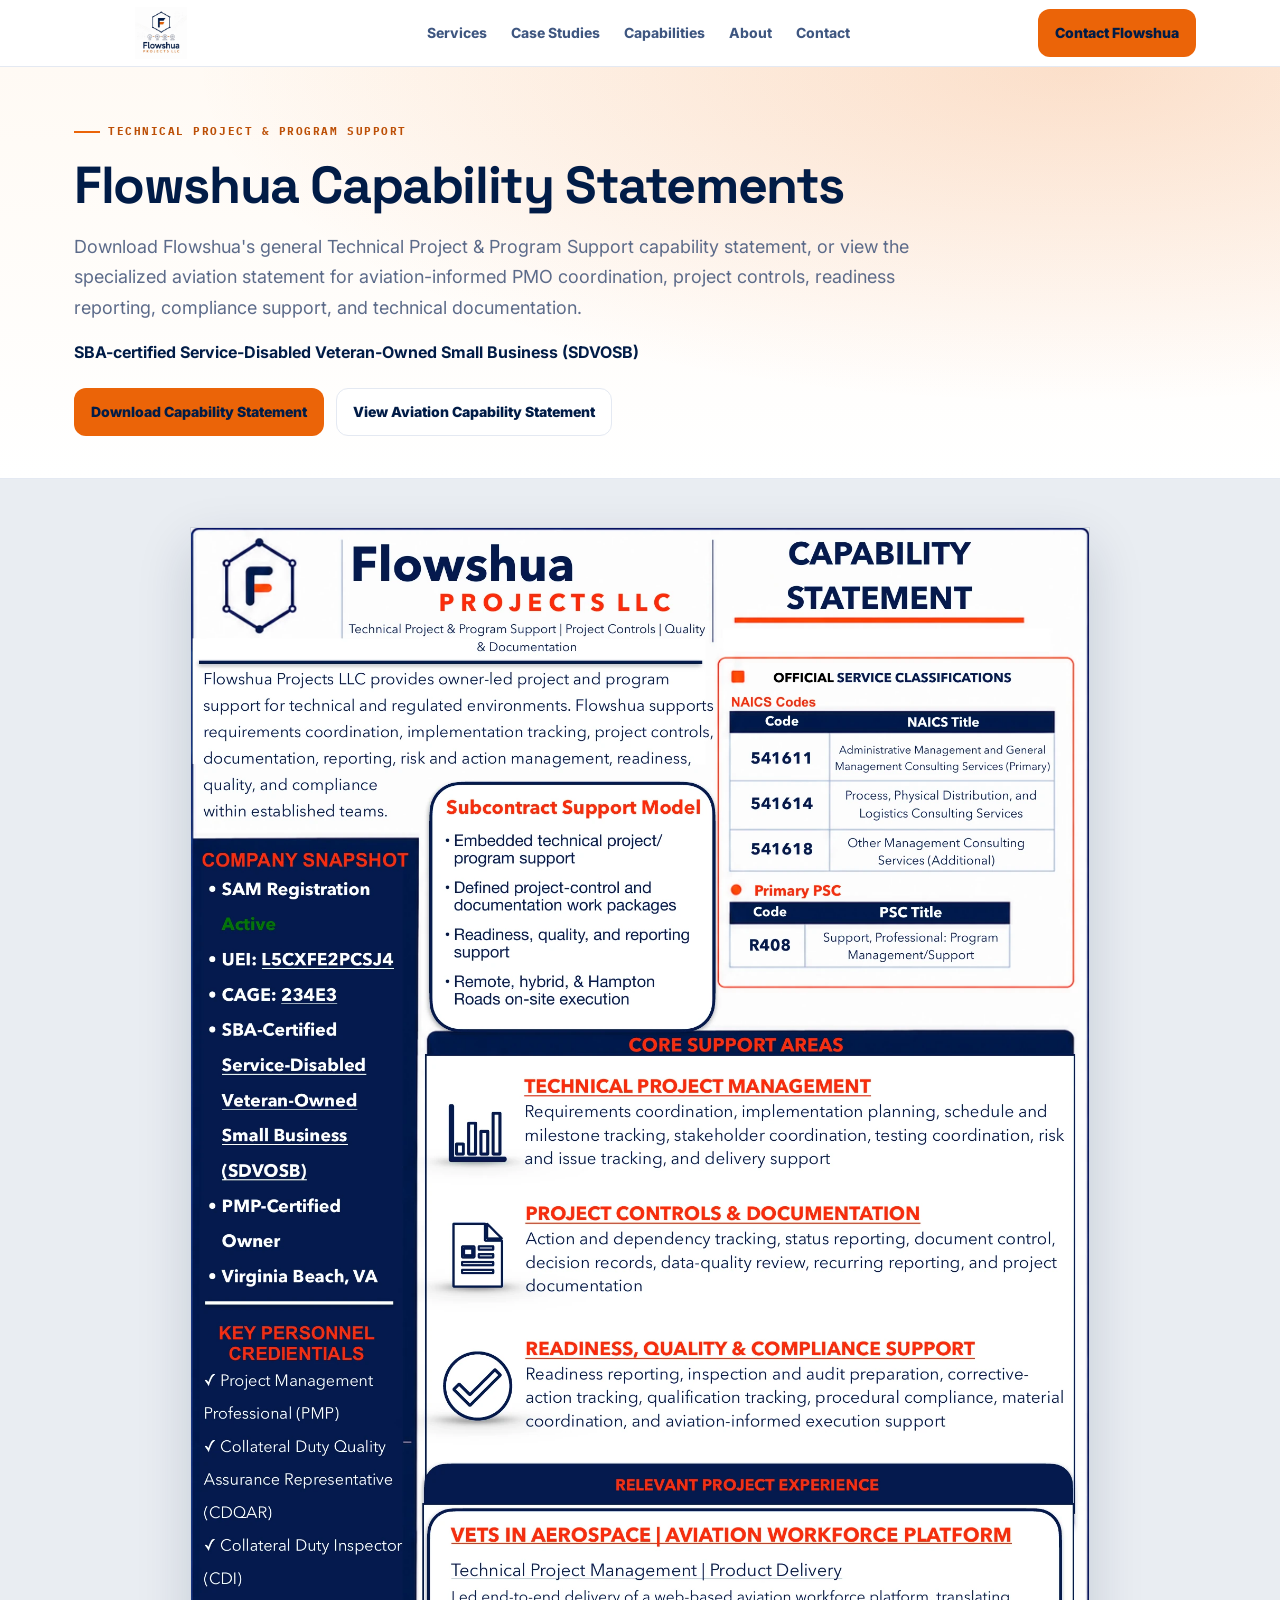
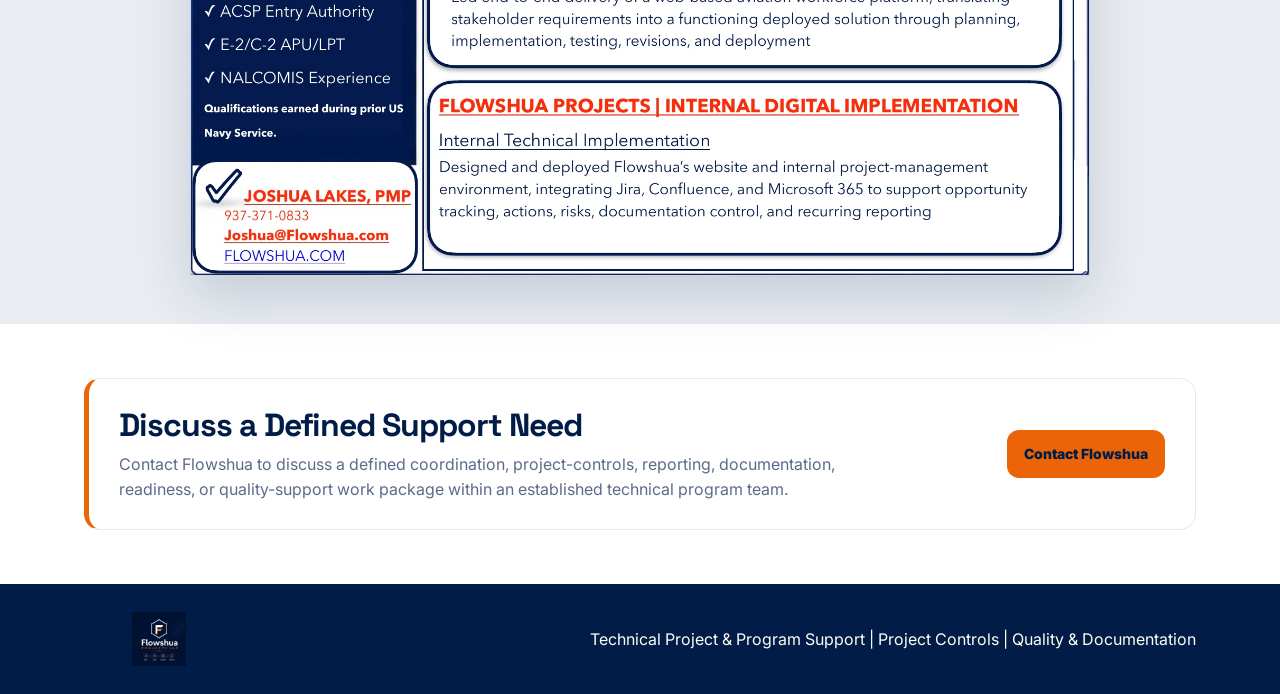
<file: government/index.html>
<!doctype html>
<html lang="en">
<head>
<meta charset="utf-8">
<meta name="viewport" content="width=device-width,initial-scale=1">
<meta name="description" content="View and download Flowshua Projects LLC capability statements for technical project and program support, project controls, documentation, reporting, readiness, and quality support.">
<title>Flowshua Capability Statements | Technical Project &amp; Program Support</title>
<link rel="canonical" href="https://flowshua.com/government/">
<meta property="og:type" content="website">
<meta property="og:title" content="Flowshua Capability Statements | Technical Project &amp; Program Support">
<meta property="og:description" content="View Flowshua's general Technical Project and Program Support capability statement and specialized Aviation Capability Statement.">
<meta property="og:url" content="https://flowshua.com/government/">
<meta property="og:image" content="https://flowshua.com/FLOWSHUA%20Thick%20Banner.PNG">
<meta name="twitter:card" content="summary_large_image">
<meta name="twitter:title" content="Flowshua Capability Statements | Technical Project &amp; Program Support">
<meta name="twitter:description" content="View Flowshua's general Technical Project and Program Support capability statement and specialized Aviation Capability Statement.">
<meta name="twitter:url" content="https://flowshua.com/government/">
<meta name="twitter:image" content="https://flowshua.com/FLOWSHUA%20Thick%20Banner.PNG">
<link rel="icon" href="/favicon.ico" sizes="any">
<link rel="icon" type="image/png" sizes="32x32" href="/assets/favicon-32x32.png">
<link rel="apple-touch-icon" sizes="180x180" href="/assets/apple-touch-icon.png">
<script type="application/ld+json">
{
  "@context": "https://schema.org",
  "@type": "Organization",
  "name": "Flowshua Projects LLC",
  "url": "https://flowshua.com/government/",
  "logo": "https://flowshua.com/assets/optimized/flowshua-logo-320.webp",
  "email": "joshua@flowshua.com",
  "address": {
    "@type": "PostalAddress",
    "addressLocality": "Virginia Beach",
    "addressRegion": "Virginia",
    "addressCountry": "US"
  },
  "identifier": {
    "@type": "PropertyValue",
    "propertyID": "UEI",
    "value": "L5CXFE2PCSJ4"
  },
  "naics": [
    "541611",
    "541614",
    "541618"
  ]
}
</script>
<link rel="preconnect" href="https://fonts.googleapis.com">
<link rel="preconnect" href="https://fonts.gstatic.com" crossorigin>
<link href="https://fonts.googleapis.com/css2?family=Space+Grotesk:wght@500;600;700&family=Inter:wght@400;500;600;700&family=IBM+Plex+Mono:wght@500;600&display=swap" rel="stylesheet">
<link rel="stylesheet" href="/assets/site.css">
</head>
<body>
<a class="skip-link" href="#main-content">Skip to main content</a>
<header class="site-header"><div class="wrap nav-inner"><a class="brand" href="/index.html#home" aria-label="Flowshua home"><img class="brand-logo" src="/assets/optimized/flowshua-logo-320.webp" alt="Flowshua Projects logo" width="154" height="52" decoding="async"></a><nav class="nav-links" id="site-links" aria-label="Main navigation"><a href="/index.html#approach">Services</a><a href="/index.html#portfolio">Case Studies</a><a href="/government/">Capabilities</a><a href="/index.html#about">About</a><a href="/index.html#contact">Contact</a></nav><a class="nav-cta" href="/index.html#contact">Contact Flowshua</a><button class="mobile-menu" data-mobile-menu aria-label="Open navigation" aria-expanded="false" aria-controls="site-links">☰</button></div></header>
<main id="main-content" tabindex="-1">
<section class="capability-page-header"><div class="wrap capability-page-intro"><div class="eyebrow">Technical Project &amp; Program Support</div><h1>Flowshua Capability Statements</h1><p class="lead">Download Flowshua's general Technical Project &amp; Program Support capability statement, or view the specialized aviation statement for aviation-informed PMO coordination, project controls, readiness reporting, compliance support, and technical documentation.</p><p><strong>SBA-certified Service-Disabled Veteran-Owned Small Business (SDVOSB)</strong></p><div class="document-actions"><a class="button primary" href="/assets/capability-statements/Flowshua_Technical_Project_Program_Support_Capability_Statement.pdf" download="Flowshua_Technical_Project_Program_Support_Capability_Statement.pdf" aria-label="Download the Flowshua Technical Project and Program Support Capability Statement">Download Capability Statement</a><a class="button secondary" href="/assets/capability-statements/Flowshua_Aviation_Program_Support_Capability_Statement.pdf" target="_blank" rel="noopener noreferrer" aria-label="View the Flowshua Aviation Capability Statement in a new tab">View Aviation Capability Statement</a></div></div></section>
<section class="capability-document-section" aria-label="Technical Project and Program Support Capability Statement document"><div class="wrap capability-document-wrap"><a class="capability-preview-link" href="/assets/capability-statements/Flowshua_Technical_Project_Program_Support_Capability_Statement.pdf" target="_blank" rel="noopener noreferrer" aria-label="Open Flowshua Technical Project and Program Support Capability Statement PDF in a new tab"><img src="/assets/capability-statements/flowshua-technical-project-program-support-capability-statement-preview.webp" alt="Flowshua Projects LLC Technical Project and Program Support Capability Statement" width="1700" height="2550"></a></div></section>
<section class="section capability-contact"><div class="wrap"><div class="capability-contact-card"><div><h2>Discuss a Defined Support Need</h2><p>Contact Flowshua to discuss a defined coordination, project-controls, reporting, documentation, readiness, or quality-support work package within an established technical program team.</p></div><a class="button primary" href="mailto:joshua@flowshua.com">Contact Flowshua</a></div></div></section>
</main>
<footer class="site-footer"><div class="wrap foot"><img class="footer-logo" src="/assets/optimized/flowshua-logo-dark-320.webp" alt="Flowshua Projects technical project and program support company logo" width="150" height="54" loading="lazy" decoding="async"><span>Technical Project &amp; Program Support | Project Controls | Quality &amp; Documentation</span></div></footer>
<script src="/assets/site.js"></script>
</body>
</html>
</file>
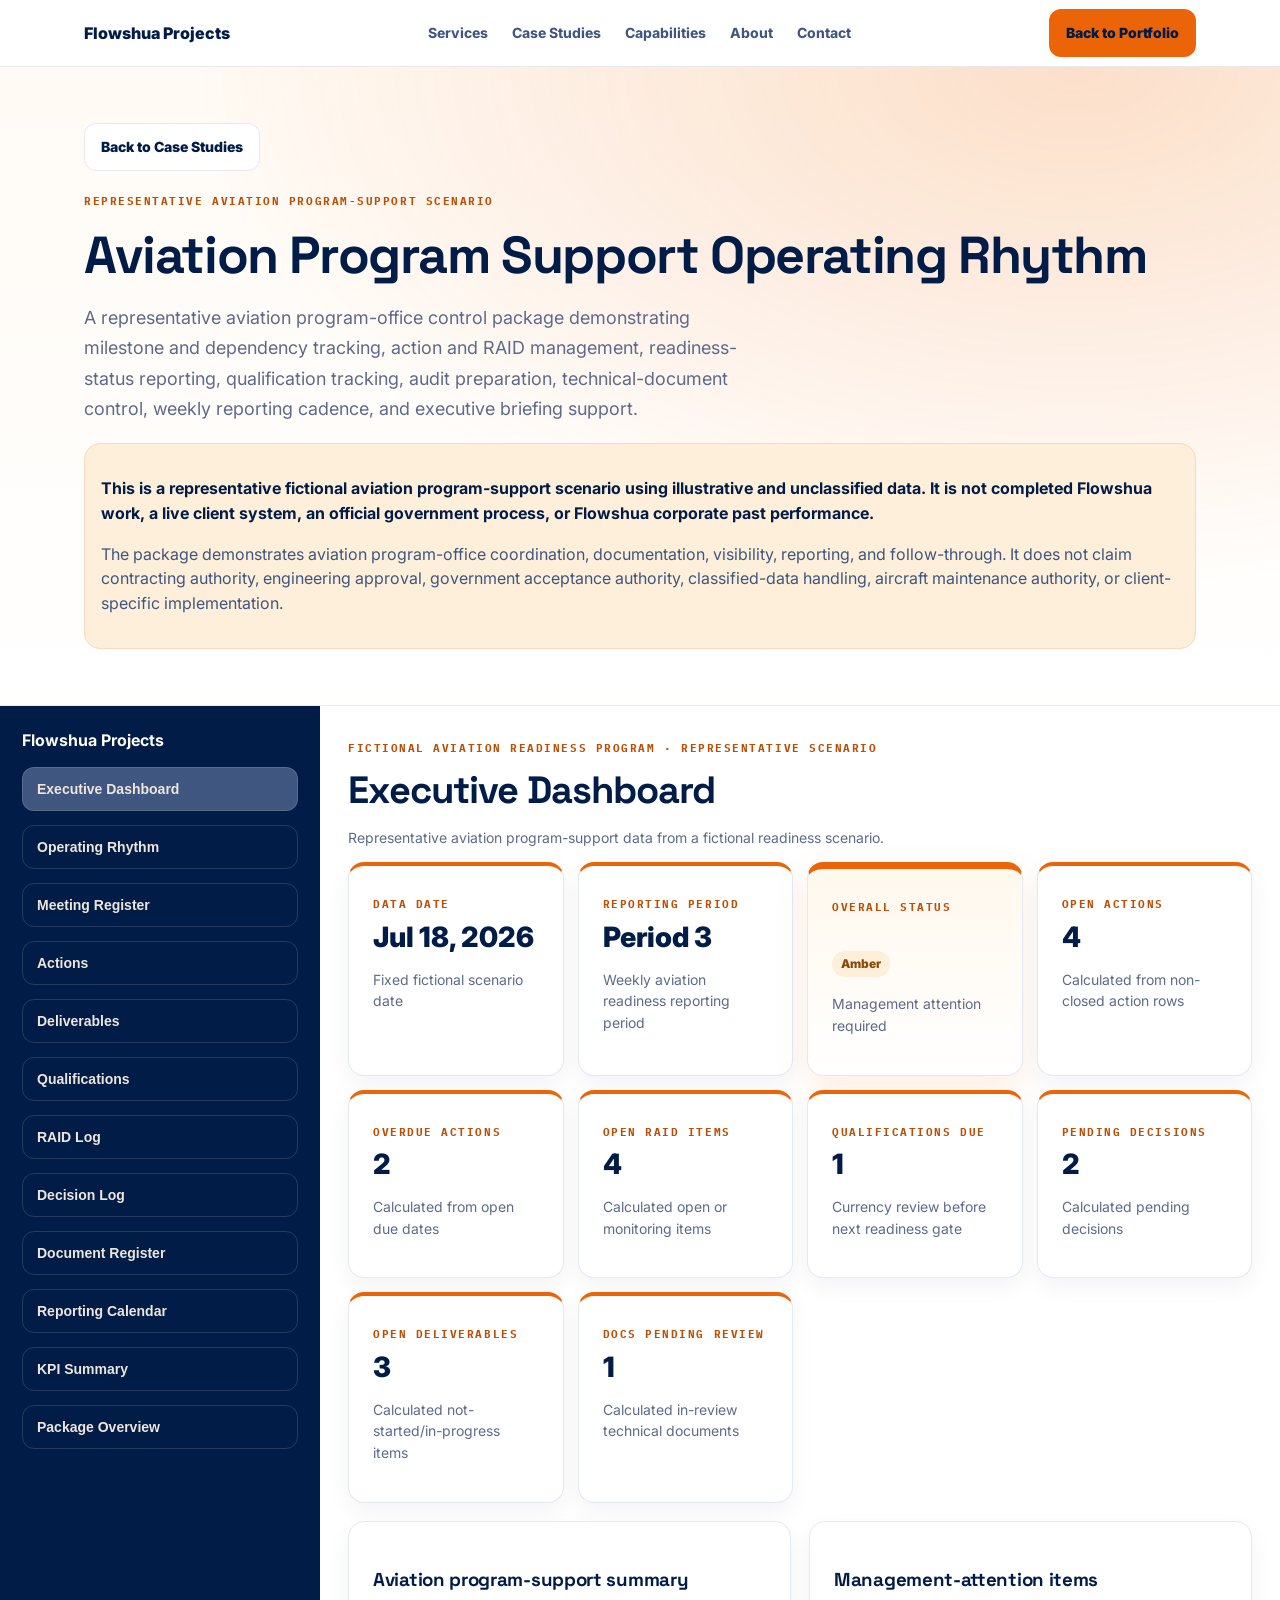
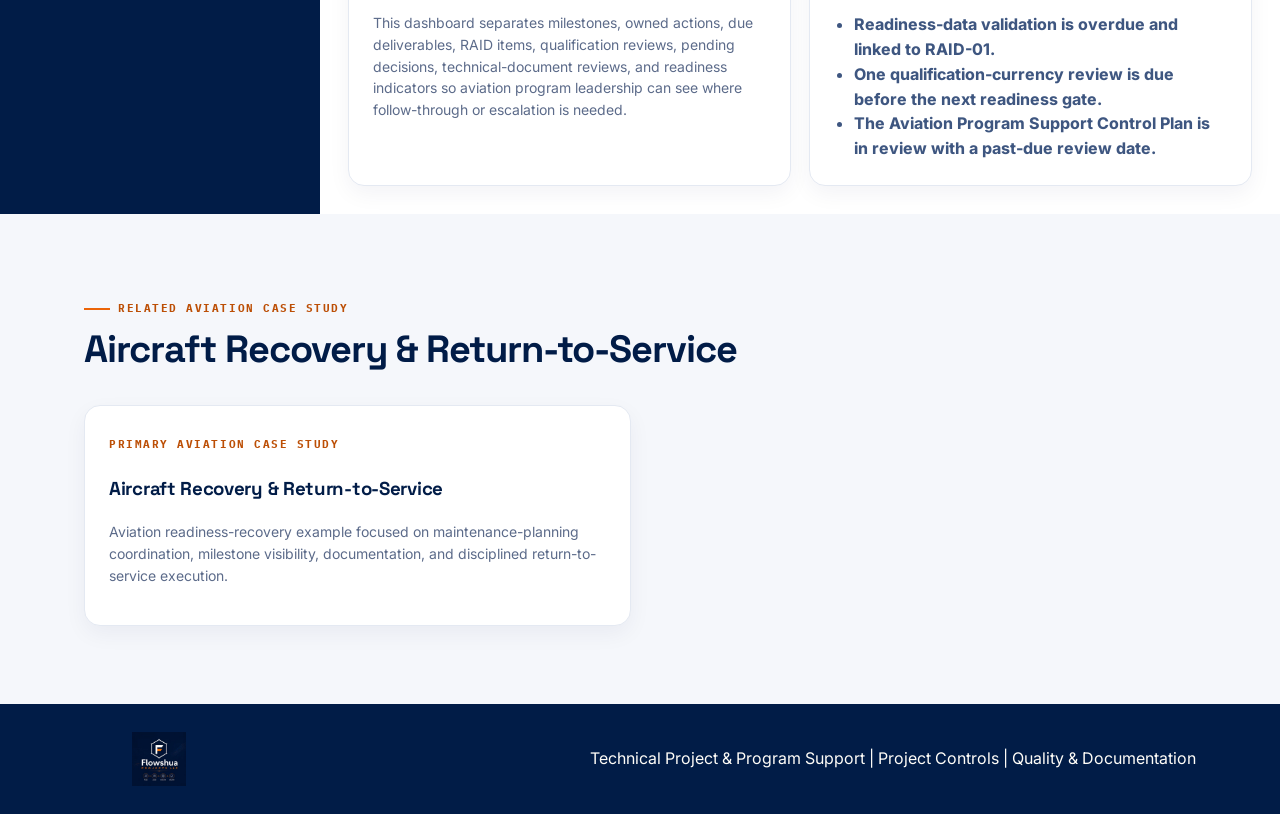
<file: program-support-operating-rhythm/index.html>
<!doctype html>
<html lang="en">
<head>
<meta charset="utf-8">
<meta name="viewport" content="width=device-width,initial-scale=1">
<meta name="description" content="Representative fictional aviation program-office package covering milestones, actions, risks, decisions, readiness reporting, qualification tracking, document control, and recurring executive visibility.">
<title>Aviation Program Support Operating Rhythm | Flowshua Projects</title>
<link rel="canonical" href="https://flowshua.com/program-support-operating-rhythm/">
<meta property="og:type" content="website">
<meta property="og:title" content="Aviation Program Support Operating Rhythm | Flowshua Projects">
<meta property="og:description" content="Representative fictional aviation program-office package covering milestones, actions, risks, decisions, readiness reporting, qualification tracking, document control, and recurring executive visibility.">
<meta property="og:url" content="https://flowshua.com/program-support-operating-rhythm/">
<meta property="og:image" content="https://flowshua.com/FLOWSHUA%20Thick%20Banner.PNG">
<meta name="twitter:card" content="summary_large_image">
<meta name="twitter:title" content="Aviation Program Support Operating Rhythm | Flowshua Projects">
<meta name="twitter:description" content="Representative fictional aviation program-office package covering milestones, actions, risks, decisions, readiness reporting, qualification tracking, document control, and recurring executive visibility.">
<meta name="twitter:url" content="https://flowshua.com/program-support-operating-rhythm/">
<meta name="twitter:image" content="https://flowshua.com/FLOWSHUA%20Thick%20Banner.PNG">
<link rel="icon" href="../favicon.ico" sizes="any">
<link rel="icon" type="image/png" sizes="32x32" href="../assets/favicon-32x32.png">
<link rel="apple-touch-icon" sizes="180x180" href="../assets/apple-touch-icon.png">
<script type="application/ld+json">
{
  "@context": "https://schema.org",
  "@type": "Organization",
  "name": "Flowshua Projects LLC",
  "url": "https://flowshua.com/program-support-operating-rhythm/",
  "logo": "https://flowshua.com/assets/optimized/flowshua-logo-320.webp",
  "email": "joshua@flowshua.com",
  "address": {
    "@type": "PostalAddress",
    "addressLocality": "Virginia Beach",
    "addressRegion": "Virginia",
    "addressCountry": "US"
  },
  "identifier": {
    "@type": "PropertyValue",
    "propertyID": "UEI",
    "value": "L5CXFE2PCSJ4"
  },
  "naics": [
    "541611",
    "541614",
    "541618"
  ]
}
</script>
<link rel="preconnect" href="https://fonts.googleapis.com">
<link rel="preconnect" href="https://fonts.gstatic.com" crossorigin>
<link href="https://fonts.googleapis.com/css2?family=Space+Grotesk:wght@500;600;700&family=Inter:wght@400;500;600;700&family=IBM+Plex+Mono:wght@500;600&display=swap" rel="stylesheet">
<link rel="stylesheet" href="../assets/site.css">
<style>
body{background:var(--ivory)}.program-app{display:grid;grid-template-columns:320px minmax(0,1fr);min-height:70vh}.side{background:var(--charcoal);color:#fffaf4;padding:22px;display:flex;flex-direction:column;gap:14px}.side img{width:160px;background:#fff;border-radius:10px}.side button{background:transparent;color:#efe6db;border:1px solid rgba(230,221,210,.16);border-radius:12px;padding:13px 14px;text-align:left;font-size:14px;font-weight:850;cursor:pointer}.side button.active,.side button:hover{background:var(--mocha)}.program-main{padding:28px;min-width:0}.view{display:none}.view.active{display:block}.mobile-view-nav{display:none;margin:14px 0}.mobile-view-nav span{font-size:12px;font-weight:900;color:#efe6db}.mobile-view-nav select{width:100%;border:1px solid var(--taupe);border-radius:12px;padding:12px;background:var(--paper);font-weight:850;color:var(--charcoal)}.dashboard-grid{display:grid;grid-template-columns:repeat(4,1fr);gap:14px}.metric{border-top:4px solid var(--orange);min-height:126px}.metric h3{font-size:30px;margin:6px 0}.metric.primary{border-top-width:7px;background:linear-gradient(180deg,#fff8ed,var(--paper));box-shadow:0 14px 34px rgba(245,124,32,.13)}.metric.primary h3{font-size:42px;color:var(--watch)}.table-wrap{overflow-x:auto;background:var(--paper);border:1px solid var(--taupe);border-radius:18px;margin-top:14px}table{width:100%;border-collapse:collapse;min-width:860px}th,td{padding:12px;border-bottom:1px solid var(--taupe);text-align:left;font-size:14px;vertical-align:top}th{color:var(--mocha);background:#f0e7dc}.status.amber,.status.open,.status.pending,.status.high,.status.in-progress,.status.in-review,.status.monitoring{background:var(--watch-bg);color:var(--watch)}.status.green,.status.held,.status.approved,.status.accepted,.status.on-track,.status.closed,.status.distributed{background:var(--ok-bg);color:var(--ok)}.status.red,.status.late,.status.overdue{background:var(--risk-bg);color:var(--risk)}.status.medium,.status.not-started,.status.submitted,.status.scheduled,.status.manual-input-required,.status.calculated{background:var(--review-bg);color:var(--review)}.progress{height:10px;border-radius:99px;background:#e8edf3;overflow:hidden;min-width:90px}.progress span{display:block;height:100%;background:linear-gradient(90deg,var(--orange),var(--bronze))}.cards-row{display:grid;grid-template-columns:repeat(3,1fr);gap:14px}.notice-list{margin:10px 0 0;padding-left:20px;color:var(--mocha);font-weight:750}.boundary strong{color:var(--charcoal)}@media(max-width:1100px){.dashboard-grid,.cards-row{grid-template-columns:repeat(2,1fr)}}@media(max-width:900px){.program-app{grid-template-columns:1fr}.side{position:static;padding:18px}.side button{display:none}.side img{width:140px}.mobile-view-nav{display:grid;gap:6px}.dashboard-grid,.cards-row{grid-template-columns:1fr}.program-main{padding:20px;overflow-x:hidden}.table-wrap{max-width:100%;-webkit-overflow-scrolling:touch}table{min-width:760px}}@media(max-width:560px){.project-hero{padding:36px 0 22px}.program-main{padding:16px}table{min-width:680px}th,td{padding:10px;font-size:13px}}
</style>
</head>
<body>
<noscript><style>.view{display:block!important;margin-bottom:32px}.side button,.mobile-view-nav{display:none!important}</style></noscript>
<a class="skip-link" href="#main-content">Skip to main content</a>
<header class="site-header"><div class="wrap nav-inner"><a class="brand" href="../index.html#home" aria-label="Flowshua home">Flowshua Projects</a><nav class="nav-links" id="site-links" aria-label="Main navigation"><a href="../index.html#approach">Services</a><a href="../index.html#portfolio">Case Studies</a><a href="/government/">Capabilities</a><a href="../index.html#about">About</a><a href="../index.html#contact">Contact</a></nav><a class="nav-cta" href="../index.html#portfolio">Back to Portfolio</a><button class="mobile-menu" data-mobile-menu aria-label="Open navigation" aria-expanded="false" aria-controls="site-links">☰</button></div></header>
<main id="main-content" tabindex="-1">
<section class="project-hero"><div class="wrap"><a class="button secondary" href="../index.html#portfolio">Back to Case Studies</a><p></p><span class="label">Representative Aviation Program-Support Scenario</span><h1>Aviation Program Support Operating Rhythm</h1><p class="lead">A representative aviation program-office control package demonstrating milestone and dependency tracking, action and RAID management, readiness-status reporting, qualification tracking, audit preparation, technical-document control, weekly reporting cadence, and executive briefing support.</p><div class="boundary"><p><strong>This is a representative fictional aviation program-support scenario using illustrative and unclassified data. It is not completed Flowshua work, a live client system, an official government process, or Flowshua corporate past performance.</strong></p><p>The package demonstrates aviation program-office coordination, documentation, visibility, reporting, and follow-through. It does not claim contracting authority, engineering approval, government acceptance authority, classified-data handling, aircraft maintenance authority, or client-specific implementation.</p></div></div></section>
<div class="program-app">
<aside class="side" aria-label="Aviation program support views"><strong>Flowshua Projects</strong><label class="mobile-view-nav"><span>Aviation program-support view</span><select id="mobileViewSelect"></select></label></aside>
<section class="program-main"><div class="top"><span class="label">Fictional Aviation Readiness Program · representative scenario</span><h2 id="view-title" aria-live="polite" aria-atomic="true">Executive Dashboard</h2><p class="muted" id="view-subtitle">Representative aviation program-support data from a fictional readiness scenario.</p></div>
<div id="dashboard" class="view active"><div class="dashboard-grid" id="metrics"></div><div class="grid-2" style="margin-top:18px"><article class="card"><h3>Aviation program-support summary</h3><p class="muted">This dashboard separates milestones, owned actions, due deliverables, RAID items, qualification reviews, pending decisions, technical-document reviews, and readiness indicators so aviation program leadership can see where follow-through or escalation is needed.</p></article><article class="card"><h3>Management-attention items</h3><ul class="notice-list"><li>Readiness-data validation is overdue and linked to RAID-01.</li><li>One qualification-currency review is due before the next readiness gate.</li><li>The Aviation Program Support Control Plan is in review with a past-due review date.</li></ul></article></div></div>
<div id="rhythm" class="view"><div class="cards-row" id="rhythmCards"></div></div>
<div id="meetings" class="view"><div class="table-wrap"><table><caption class="sr-only">Program meeting register</caption><thead><tr><th scope="col">ID</th><th scope="col">Date</th><th scope="col">Meeting</th><th scope="col">Type</th><th scope="col">Facilitator</th><th scope="col">Topics</th><th scope="col">Actions</th><th scope="col">Minutes</th><th scope="col">Status</th></tr></thead><tbody id="meetingRows"><tr><td>MTG-001</td><td>Jul 11, 2026</td><td>Weekly Program Status Review</td><td>Leadership</td><td>Program Lead</td><td>Schedule variance, material dependency</td><td>3</td><td><span class="status distributed">Distributed</span></td><td><span class="status held">Held</span></td></tr></tbody></table></div></div>
<div id="actions" class="view"><div class="table-wrap"><table><caption class="sr-only">Program action register</caption><thead><tr><th scope="col">ID</th><th scope="col">Description</th><th scope="col">Owner</th><th scope="col">Due</th><th scope="col">Priority</th><th scope="col">Status</th><th scope="col">Linked Item</th><th scope="col">Days Overdue</th><th scope="col">Notes</th></tr></thead><tbody id="actionRows"><tr><td>ACT-001</td><td>Confirm replacement-material verification with supply lead</td><td>Supply Lead</td><td>Jul 16, 2026</td><td><span class="status high">High</span></td><td><span class="status open">Open</span></td><td>RAID-01</td><td><span class="status overdue">Overdue</span></td><td>Escalate if unresolved</td></tr></tbody></table></div></div>
<div id="deliverables" class="view"><div class="table-wrap"><table><caption class="sr-only">Program deliverables register</caption><thead><tr><th scope="col">ID</th><th scope="col">Description</th><th scope="col">Owner</th><th scope="col">Type</th><th scope="col">Due</th><th scope="col">Status</th><th scope="col">% Complete</th><th scope="col">Days Until Due</th><th scope="col">Linked Item</th></tr></thead><tbody id="deliverableRows"><tr><td>DEL-001</td><td>Weekly Status Report - Period 3</td><td>Program Coordinator</td><td>Report</td><td>Jul 20, 2026</td><td><span class="status in-progress">In Progress</span></td><td>70%</td><td>2</td><td>MTG-001</td></tr></tbody></table></div></div>
<div id="qualifications" class="view"><div class="table-wrap"><table><caption class="sr-only">Aviation qualification and currency tracker</caption><thead><tr><th scope="col">ID</th><th scope="col">Qualification Area</th><th scope="col">Owner</th><th scope="col">Review Due</th><th scope="col">Status</th><th scope="col">Readiness Impact</th></tr></thead><tbody id="qualificationRows"><tr><td>QUAL-001</td><td>Required qualification-currency review</td><td>Readiness Coordinator</td><td>Jul 22, 2026</td><td><span class="status in-progress">In Progress</span></td><td>Required before the next readiness gate</td></tr></tbody></table></div></div>
<div id="raid" class="view"><div class="cards-row" id="raidCards"></div></div>
<div id="decisions" class="view"><div class="table-wrap"><table><caption class="sr-only">Program decision register</caption><thead><tr><th scope="col">ID</th><th scope="col">Decision Required</th><th scope="col">Decision Authority</th><th scope="col">Needed</th><th scope="col">Status</th><th scope="col">Impact if Delayed</th><th scope="col">Next Step</th></tr></thead><tbody id="decisionRows"><tr><td>DEC-01</td><td>Authorize contingency plan if material receipt slips further.</td><td>Program Lead</td><td>Jul 20, 2026</td><td><span class="status pending">Pending</span></td><td>Protects schedule float.</td><td>Coordinator to provide impact comparison.</td></tr></tbody></table></div></div>
<div id="documents" class="view"><div class="table-wrap"><table><caption class="sr-only">Controlled document register</caption><thead><tr><th scope="col">ID</th><th scope="col">Title</th><th scope="col">Version</th><th scope="col">Owner</th><th scope="col">Status</th><th scope="col">Last Updated</th><th scope="col">Controlled Location</th><th scope="col">Next Review</th></tr></thead><tbody id="documentRows"><tr><td>DOC-004</td><td>Program Support Control Plan</td><td>v1.2</td><td>Document Control Lead</td><td><span class="status in-review">In Review</span></td><td>Jul 16, 2026</td><td>Program Support Library</td><td>Jul 17, 2026</td></tr></tbody></table></div></div>
<div id="reporting" class="view"><div class="table-wrap"><table><caption class="sr-only">Program reporting calendar</caption><thead><tr><th scope="col">Report</th><th scope="col">Frequency</th><th scope="col">Due Day / Date</th><th scope="col">Owner</th><th scope="col">Distribution</th><th scope="col">Last Submitted</th><th scope="col">Next Due</th><th scope="col">Status</th></tr></thead><tbody id="reportRows"><tr><td>Weekly Status Report</td><td>Weekly</td><td>Every Friday</td><td>Program Coordinator</td><td>Program Lead, Leadership</td><td>Jul 11, 2026</td><td>Jul 18, 2026</td><td><span class="status on-track">On Track</span></td></tr></tbody></table></div></div>
<div id="kpi" class="view"><div class="table-wrap"><table><caption class="sr-only">Program KPI summary</caption><thead><tr><th scope="col">Metric</th><th scope="col">Formula / Source</th><th scope="col">Target</th><th scope="col">Current</th><th scope="col">Status</th><th scope="col">Data Source</th></tr></thead><tbody id="kpiRows"><tr><td>Action Closure Rate</td><td>Closed actions / total logged actions</td><td>85%</td><td>20%</td><td><span class="status red">Red</span></td><td><span class="status calculated">Calculated</span></td></tr></tbody></table></div><p class="note">Rows marked Manual Input Required have no direct workbook data source; the current values are illustrative placeholders that would need measured inputs before real reporting.</p></div>
<div id="overview" class="view"><div class="grid-2"><article class="card"><h3>What this package demonstrates</h3><ul class="notice-list"><li>Aviation program-office operating rhythm and weekly reporting cadence.</li><li>Milestone, dependency, action, RAID, decision, and readiness-status visibility.</li><li>Qualification currency, audit preparation, technical-document control, and executive briefing support.</li></ul></article><article class="card"><h3>Public-access boundary</h3><p class="muted">Representative fictional aviation program-support data. Editable source files are intentionally not provided as public downloads. This scenario is not completed Flowshua work or corporate past performance.</p></article></div></div>
</section></div>
<section class="section alt"><div class="wrap"><div class="section-head"><div class="eyebrow">Related Aviation Case Study</div><h2>Aircraft Recovery &amp; Return-to-Service</h2></div><div class="related"><a class="card" href="../aircraft-return-to-service/index.html"><span class="label">Primary Aviation Case Study</span><h3>Aircraft Recovery &amp; Return-to-Service</h3><p class="muted">Aviation readiness-recovery example focused on maintenance-planning coordination, milestone visibility, documentation, and disciplined return-to-service execution.</p></a></div></div></section>
</main>
<footer class="site-footer"><div class="wrap foot"><img class="footer-logo" src="../assets/optimized/flowshua-logo-dark-320.webp" alt="Flowshua Projects technical project and program support company logo" width="150" height="54" loading="lazy" decoding="async"><span>Technical Project &amp; Program Support | Project Controls | Quality &amp; Documentation</span></div></footer>
<script src="../assets/site.js"></script>
<script>
const nav=[['dashboard','Executive Dashboard'],['rhythm','Operating Rhythm'],['meetings','Meeting Register'],['actions','Actions'],['deliverables','Deliverables'],['qualifications','Qualifications'],['raid','RAID Log'],['decisions','Decision Log'],['documents','Document Register'],['reporting','Reporting Calendar'],['kpi','KPI Summary'],['overview','Package Overview']];
const dataDate=new Date(2026,6,18); const today=new Date(dataDate); const fmt=d=>new Date(d).toLocaleDateString('en-US',{month:'short',day:'2-digit',year:'numeric'}); const add=n=>{let d=new Date(today);d.setDate(d.getDate()+n);return fmt(d)}; const pct=n=>`${Math.round(n*100)}%`; const slug=s=>String(s).toLowerCase().replace(/[^a-z0-9]+/g,'-').replace(/^-|-$/g,''); const badge=s=>`<span class="status ${slug(s)}">${s}</span>`;
const metrics=[['Data Date',fmt(dataDate),'Fixed fictional scenario date'],['Reporting Period','Period 3','Weekly aviation readiness reporting period'],['Overall Status','Amber','Management attention required'],['Open Actions','4','Calculated from non-closed action rows'],['Overdue Actions','2','Calculated from open due dates'],['Open RAID Items','4','Calculated open or monitoring items'],['Qualifications Due','1','Currency review before next readiness gate'],['Pending Decisions','2','Calculated pending decisions'],['Open Deliverables','3','Calculated not-started/in-progress items'],['Docs Pending Review','1','Calculated in-review technical documents']];
const rhythm=[['OR-01','Daily','Aviation Readiness Standup','Program Coordinator','Readiness Support Staff','Action status and readiness blockers reviewed',add(1),'15 min, standing'],['OR-02','Weekly','Aviation Program Status Review','Program Lead','Functional Leads, Coordinator','Weekly Readiness Status Report issued',add(7),'See Reporting Calendar'],['OR-03','Weekly','Action & RAID Review','Program Coordinator','Action/RAID Owners','Updated Action Tracker and RAID Log',add(7),''],['OR-04','Biweekly','Qualification & Currency Review','Readiness Coordinator','Qualification Owners','Currency tracker and inspection-preparation status reviewed',add(14),''],['OR-05','Monthly','Executive Aviation Program Review','Program Lead','Leadership, Customer POC','Executive Dashboard briefed',add(30),''],['OR-06','Monthly','Readiness & Compliance Review','Program Lead','Aviation Program Support Team','Readiness indicators and compliance actions reviewed',add(30),''],['OR-07','Quarterly','Technical-Document Control Audit','Document Control Lead','Program Coordinator','Technical-document register reconciled',add(90),'']];
const meetings=[['MTG-001',add(-7),'Weekly Program Status Review','Leadership','Program Lead','Schedule variance, material dependency',3,'Distributed','Held'],['MTG-002',add(-2),'Action & RAID Review','Working Group','Program Coordinator','Overdue action follow-up',2,'Distributed','Held'],['MTG-003',add(5),'Leadership / Customer Review','Customer','Program Lead','Monthly performance summary',0,'Pending','Scheduled']];
const actions=[['ACT-001','Confirm replacement-material verification with supply lead','Supply Lead',add(-2),'High','Open','RAID-01',2,'Escalate if unresolved'],['ACT-002','Issue engineering disposition for open drawing question','Engineering Lead',add(-1),'High','In Work','RAID-02',1,'Review scheduled'],['ACT-003','Approve site access roster for onsite support','Site POC',add(3),'Medium','Open','',0,''],['ACT-004','Update document register after control-plan revision','Document Control Lead',add(-7),'Medium','Closed','DOC-004',0,'Closed on schedule'],['ACT-005','Validate test-equipment availability for readiness review','Test Lead',add(6),'Medium','Open','',0,'']];
const deliverables=[['DEL-001','Weekly Status Report - Period 3','Program Coordinator','Report',add(2),'In Progress',.7,2,'MTG-001'],['DEL-002','Updated Integrated Milestone Schedule','Program Lead','Schedule',add(5),'In Progress',.5,5,''],['DEL-003','Monthly KPI Summary','Program Coordinator','Report',add(12),'Not Started',0,12,''],['DEL-004','Revised Document Register','Document Control Lead','Register',add(-3),'Submitted',1,-3,'DOC-004']];
const raids=[['RAID-01','Risk','Key material verification may slip beyond the planned window.','Supply Lead','Medium','High','Daily supplier follow-up; pre-stage partial receipts.','Open'],['RAID-02','Issue','Open engineering question on a control document.','Engineering Lead','N/A','High','Disposition requested; escalate if unresolved by review.','Open'],['RAID-03','Assumption','Site work area will remain available through the planned window.','Site POC','N/A','Medium','Validate at readiness review.','Monitoring'],['RAID-04','Dependency','Test equipment reservation depends on completion of a prior activity.','Test Lead','Medium','Medium','Reserve backup equipment.','Open']];
const decisions=[['DEC-01','Authorize contingency plan if material receipt slips further.','Program Lead',add(2),'Pending','Protects schedule float.','Coordinator to provide impact comparison.'],['DEC-02','Approve use of backup test resource if primary unavailable.','Test Authority',add(4),'Pending','Avoids test-window delay.','Test Lead to confirm compatibility.'],['DEC-03','Approve revised document register after control-plan update.','Document Control Lead',add(-5),'Approved','Maintains single controlled baseline.','Register updated.']];
const qualifications=[['QUAL-001','Required qualification-currency review','Readiness Coordinator',add(4),'In Progress','Required before next readiness gate'],['QUAL-002','Inspection-preparation record review','Compliance Coordinator',add(9),'Not Started','Supports scheduled readiness review'],['QUAL-003','Training-currency data validation','Program Analyst',add(-2),'Overdue','Readiness dashboard input remains provisional']];
const documents=[['DOC-001','Aviation Program Support Operating Rhythm','v1.0','Program Coordinator','Approved',add(-30),'Aviation Program Support Library',add(150)],['DOC-002','Integrated Aviation Milestone Schedule','v2.3','Program Lead','Approved',add(-7),'Aviation Program Support Library',add(23)],['DOC-003','Weekly Readiness Status Report Template','v1.1','Program Coordinator','Approved',add(-45),'Templates Folder',add(135)],['DOC-004','Aviation Program Support Control Plan','v1.2','Document Control Lead','In Review',add(-2),'Aviation Program Support Library',add(-1)]];
const reports=[['Weekly Status Report','Weekly','Every Friday','Program Coordinator','Program Lead, Leadership',add(-7),add(0),'On Track'],['Monthly KPI Summary','Monthly','Last business day','Program Coordinator','Program Lead, Customer',add(-25),add(5),'On Track'],['Executive Dashboard Briefing','Monthly','First review of month','Program Lead','Leadership',add(-28),add(2),'On Track'],['Document Control Audit Summary','Quarterly','End of quarter','Document Control Lead','Program Lead',add(-80),add(10),'On Track']];
const kpis=[['Action Closure Rate','Closed actions / total logged actions','85%',pct(1/5),'Red','Calculated'],['Overdue Action Rate','Overdue actions / open actions','10%',pct(2/4),'Red','Calculated'],['Deliverable On-Time Rate','Accepted on/before due date / total closed deliverables','90%','92%','Manual Input Required','Manual Input Required'],['Open High-Impact RAID Items','Count of open Risk/Issue items rated High impact','0','2','Amber','Calculated'],['Decision Cycle Time (avg days)','Average days from decision requested to decided','5','4.2','Manual Input Required','Manual Input Required'],['Document Currency Rate','Approved documents / total controlled documents','90%',pct(3/4),'Amber','Calculated'],['Meeting On-Time Rate','Meetings held as scheduled / total scheduled','90%','88%','Manual Input Required','Manual Input Required']];
function tableRows(id,rows,fn){document.getElementById(id).innerHTML=rows.map(fn).join('')}function show(id){document.querySelectorAll('.view').forEach(v=>v.classList.toggle('active',v.id===id));document.querySelectorAll('.side button').forEach(b=>{const selected=b.dataset.view===id;b.classList.toggle('active',selected);b.setAttribute('aria-pressed',String(selected))});document.getElementById('mobileViewSelect').value=id;document.getElementById('view-title').textContent=nav.find(n=>n[0]===id)[1]}
document.querySelector('.side').insertAdjacentHTML('beforeend',nav.map((n,i)=>`<button type="button" class="${i?'':'active'}" data-view="${n[0]}" aria-pressed="${i===0}" aria-controls="${n[0]}">${n[1]}</button>`).join(''));document.getElementById('mobileViewSelect').innerHTML=nav.map(n=>`<option value="${n[0]}">${n[1]}</option>`).join('');document.querySelectorAll('.side button').forEach(b=>b.onclick=()=>show(b.dataset.view));document.getElementById('mobileViewSelect').onchange=e=>show(e.target.value);
document.getElementById('metrics').innerHTML=metrics.map((m,i)=>`<article class="card metric ${m[0]==='Overall Status'?'primary':''}"><span class="label">${m[0]}</span><div class="metric-value">${m[0]==='Overall Status'?badge(m[1]):m[1]}</div><p class="muted">${m[2]}</p></article>`).join('');
document.getElementById('rhythmCards').innerHTML=rhythm.map(r=>`<article class="card"><span class="label">${r[0]} · ${r[1]}</span><h3>${r[2]}</h3><p><strong>Owner:</strong> ${r[3]}<br><strong>Attendees:</strong> ${r[4]}<br><strong>Next:</strong> ${r[6]}</p><p class="muted">${r[5]} ${r[7]}</p></article>`).join('');
tableRows('qualificationRows',qualifications,r=>`<tr><td>${r[0]}</td><td>${r[1]}</td><td>${r[2]}</td><td>${r[3]}</td><td>${badge(r[4])}</td><td>${r[5]}</td></tr>`);
tableRows('meetingRows',meetings,r=>`<tr><td>${r[0]}</td><td>${r[1]}</td><td>${r[2]}</td><td>${r[3]}</td><td>${r[4]}</td><td>${r[5]}</td><td>${r[6]}</td><td>${badge(r[7])}</td><td>${badge(r[8])}</td></tr>`);tableRows('actionRows',actions,r=>`<tr><td>${r[0]}</td><td>${r[1]}</td><td>${r[2]}</td><td>${r[3]}</td><td>${badge(r[4])}</td><td>${badge(r[5])}</td><td>${r[6]}</td><td>${r[7]?badge('Overdue'):0}</td><td>${r[8]}</td></tr>`);tableRows('deliverableRows',deliverables,r=>`<tr><td>${r[0]}</td><td>${r[1]}</td><td>${r[2]}</td><td>${r[3]}</td><td>${r[4]}</td><td>${badge(r[5])}</td><td><div class="progress"><span style="width:${pct(r[6])}"></span></div> ${pct(r[6])}</td><td>${r[7]}</td><td>${r[8]}</td></tr>`);document.getElementById('raidCards').innerHTML=raids.map(r=>`<article class="card"><span class="label">${r[0]} · ${r[1]}</span><h3>${badge(r[7])} ${badge(r[5])}</h3><p>${r[2]}</p><p><strong>Owner:</strong> ${r[3]}<br><strong>Probability:</strong> ${r[4]}</p><p class="muted">${r[6]}</p></article>`).join('');tableRows('decisionRows',decisions,r=>`<tr><td>${r[0]}</td><td>${r[1]}</td><td>${r[2]}</td><td>${r[3]}</td><td>${badge(r[4])}</td><td>${r[5]}</td><td>${r[6]}</td></tr>`);tableRows('documentRows',documents,r=>`<tr><td>${r[0]}</td><td>${r[1]}</td><td>${r[2]}</td><td>${r[3]}</td><td>${badge(r[4])}</td><td>${r[5]}</td><td>${r[6]}</td><td>${r[7]}</td></tr>`);tableRows('reportRows',reports,r=>`<tr>${r.map((c,i)=>`<td>${i===7?badge(c):c}</td>`).join('')}</tr>`);tableRows('kpiRows',kpis,r=>`<tr><td>${r[0]}</td><td>${r[1]}</td><td>${r[2]}</td><td>${r[3]}</td><td>${badge(r[4])}</td><td>${badge(r[5])}</td></tr>`);
</script>
</body>
</html>
</file>
<file: assets/site.css>
:root{--charcoal:#011C47;--mocha:#3E5680;--bronze:#EB6408;--bronze-text:#EB6408;--orange-text:#BC4F06;--sand:#FBD9BC;--orange:#EB6408;--ivory:#FFFFFF;--taupe:#E4E9F2;--stone:#5C6B8A;--paper:#FFFFFF;--bg-tint:#F5F7FB;--ok-bg:#E3F3E9;--ok:#1F6B3E;--watch-bg:#FDEFD9;--watch:#8A4A0A;--risk-bg:#FBE3DD;--risk:#8C2E1E;--review-bg:#E9EEF6;--review:#2F4569;--shadow:0 18px 42px rgba(1,28,71,.10)}
*{box-sizing:border-box}html{scroll-behavior:smooth}body{margin:0;font-family:Inter,ui-sans-serif,system-ui,-apple-system,BlinkMacSystemFont,"Segoe UI",sans-serif;background:var(--ivory);color:var(--charcoal);line-height:1.55}a{color:inherit;text-decoration:none}img{max-width:100%;height:auto}.wrap{max-width:1160px;margin:0 auto;padding:0 24px}.site-header{position:sticky;top:0;z-index:30;background:rgba(255,255,255,.92);backdrop-filter:blur(14px);border-bottom:1px solid var(--taupe)}.nav-inner{height:66px;display:flex;align-items:center;justify-content:space-between;gap:22px}.brand{display:flex;align-items:center;gap:12px;font-weight:850}.brand-logo{display:block;width:154px;max-height:52px;object-fit:contain}.footer-logo{width:150px;max-height:54px;object-fit:contain}.nav-links{display:flex;gap:24px;align-items:center;font-size:14px;font-weight:750;color:var(--mocha)}.nav-links a:hover{color:var(--orange-text)}.mobile-menu{display:none;background:transparent;border:0;color:var(--charcoal);font-size:26px}.button,.nav-cta{display:inline-flex;align-items:center;justify-content:center;gap:8px;border-radius:12px;padding:12px 16px;font-weight:850;font-size:14px;border:1px solid transparent;cursor:pointer;transition:transform .18s ease,box-shadow .18s ease,border-color .18s ease,background .18s ease}.button.primary,.nav-cta,.button.bronze{background:var(--orange);color:var(--charcoal)}.button.secondary{background:var(--paper);border-color:var(--taupe);color:var(--charcoal)}.button:hover,.nav-cta:hover,.card:hover{transform:translateY(-2px);box-shadow:var(--shadow)}:focus-visible{outline:3px solid rgba(235,100,8,.55);outline-offset:3px}.hero{padding:64px 0 58px;background:radial-gradient(circle at 85% 8%,rgba(235,100,8,.10),transparent 30%),linear-gradient(180deg,#fbfcfe,var(--ivory))}.hero-grid,.hero-top{display:grid;grid-template-columns:1.12fr .88fr;gap:48px;align-items:center}h1,h2,h3{font-family:'Space Grotesk',Inter,ui-sans-serif,sans-serif}.eyebrow,.label{display:inline-flex;align-items:center;gap:8px;text-transform:uppercase;letter-spacing:.14em;color:var(--orange-text);font-size:11px;font-weight:700;font-family:'IBM Plex Mono',ui-monospace,monospace}.eyebrow:before{content:"";width:26px;height:2px;background:var(--bronze)}h1{font-size:clamp(34px,4.6vw,52px);line-height:1.1;letter-spacing:-1.4px;margin:16px 0 18px}h2{font-size:clamp(26px,3.2vw,38px);line-height:1.15;letter-spacing:-1px;margin:10px 0 12px}h3{letter-spacing:-.3px}.lead{font-size:18px;color:var(--stone);max-width:680px;line-height:1.7}.hero-actions,.actions{display:flex;flex-wrap:wrap;gap:12px}.note,.muted{color:var(--stone);font-size:14px}.section{padding:78px 0}.section.alt,.tint{background:var(--bg-tint)}.section.dark{background:var(--charcoal);color:#fffdf8}.section.dark .eyebrow,.section.dark .label{color:var(--bronze)}.section.dark .muted,.section.dark p,.section.dark .credential-list{color:#dfe7ef}.section-head{max-width:760px;margin-bottom:34px}.grid-3{display:grid;grid-template-columns:repeat(3,1fr);gap:18px}.grid-4{display:grid;grid-template-columns:repeat(4,1fr);gap:18px}.grid-2{display:grid;grid-template-columns:repeat(2,1fr);gap:18px}.card{background:var(--paper);border:1px solid var(--taupe);border-radius:16px;padding:24px;box-shadow:0 8px 22px rgba(1,28,71,.05);transition:.18s ease}.check-list{margin:14px 0 0;padding-left:20px;color:var(--mocha);font-weight:750}.check-list li{margin:7px 0}.dark .card{background:#0d2341;border-color:rgba(255,253,248,.18)}.tags{display:flex;flex-wrap:wrap;gap:8px;margin:16px 0}.tag{background:#FDEFD9;border:1px solid var(--taupe);color:var(--mocha);border-radius:999px;padding:6px 9px;font-size:12px;font-weight:800}.status{display:inline-flex;align-items:center;gap:6px;border-radius:999px;padding:6px 9px;font-size:12px;font-weight:850}.status.ok{background:var(--ok-bg);color:var(--ok)}.status.watch{background:var(--watch-bg);color:var(--watch)}.status.risk{background:var(--risk-bg);color:var(--risk)}.status.review{background:var(--review-bg);color:var(--review)}.featured{background:var(--paper);border:1px solid var(--taupe);border-radius:24px;padding:24px;margin-bottom:26px}.segmented{display:grid;grid-template-columns:repeat(3,1fr);gap:8px;margin-bottom:18px}.segmented button,.tab-list button,.phase-list button{border:1px solid var(--taupe);background:var(--paper);border-radius:12px;padding:11px 12px;color:var(--mocha);font-weight:850;cursor:pointer}.segmented button[aria-selected=true],.tab-list button[aria-selected=true],.phase-list button[aria-selected=true]{background:var(--charcoal);color:#fff;border-color:var(--charcoal)}.project-shell{padding:50px 0}.project-hero{background:linear-gradient(180deg,#fffaf4,var(--ivory));border-bottom:1px solid var(--taupe);padding:56px 0}.boundary{background:#FDEFD9;border:1px solid var(--sand);border-radius:16px;padding:16px;color:var(--mocha)}.info-grid{display:grid;grid-template-columns:.8fr 1.2fr;gap:22px;align-items:start}.related{display:grid;grid-template-columns:repeat(2,1fr);gap:18px}.site-footer{background:var(--charcoal);color:#fffdf8;padding:28px 0}.foot{display:flex;align-items:center;justify-content:space-between;gap:16px;flex-wrap:wrap}.doc-grid{display:grid;grid-template-columns:repeat(5,1fr);gap:14px}.doc-icon{font-size:34px;background:#FDEFD9;border-radius:14px;padding:20px;text-align:center}.logo-panel{background:var(--paper);border:1px solid var(--taupe);border-radius:24px;padding:28px;box-shadow:var(--shadow)}.hero-banner-panel{overflow:hidden;background:#fff;border:1px solid var(--taupe);border-radius:16px;box-shadow:var(--shadow);color:var(--charcoal)}.hero-banner-panel .muted{color:var(--stone)}.hero-banner-frame{overflow:hidden;background:#fff;margin-bottom:0}.hero-banner-frame img{display:block;width:100%;max-height:420px;object-fit:cover;object-position:center}.hero-banner-cap{padding:14px 18px;border-top:1px solid var(--taupe);font-family:'IBM Plex Mono',ui-monospace,monospace;font-size:10px;letter-spacing:.12em;text-transform:uppercase;color:var(--stone)}
@media(max-width:900px){.hero-grid,.hero-top,.info-grid,.grid-4,.grid-3,.grid-2,.related{grid-template-columns:1fr}.hero-banner-panel{margin-top:32px}.doc-grid{grid-template-columns:repeat(2,1fr)}.segmented{grid-template-columns:1fr}.nav-links,.nav-cta{display:none}.mobile-menu{display:block}.nav-links.mobile-open{display:flex;position:absolute;top:66px;left:0;right:0;flex-direction:column;align-items:stretch;background:var(--paper);padding:16px 24px;border-bottom:1px solid var(--taupe)}}@media(max-width:560px){.wrap{padding:0 16px}.hero,.section{padding:56px 0}.doc-grid{grid-template-columns:1fr}.brand-logo{width:132px}h1{letter-spacing:-1.5px}}
.help-list{display:grid;grid-template-columns:repeat(2,1fr);gap:12px}.help-list div{background:var(--paper);border:1px solid var(--taupe);border-radius:16px;padding:16px;color:var(--mocha);font-weight:750}.screenshot-stack{display:grid;gap:28px}.screenshot-card{background:var(--paper);border:1px solid var(--taupe);border-radius:24px;overflow:hidden;box-shadow:var(--shadow)}.screenshot-copy{padding:24px 24px 10px}.screenshot-card img{display:block;width:100%;border-top:1px solid var(--taupe);background:#fff}.download-row{display:flex;flex-wrap:wrap;gap:12px}@media(max-width:900px){.help-list{grid-template-columns:1fr}}
.cred-row{display:flex;flex-wrap:wrap;gap:10px;margin:22px 0 0;padding:0;list-style:none}.cred-row li{background:var(--paper);border:1px solid var(--taupe);border-radius:999px;color:var(--mocha);font-size:13px;font-weight:850;padding:8px 11px}.statement-section{padding:36px 0}.statement{font-size:clamp(20px,2.4vw,30px);line-height:1.35;margin:0;color:var(--charcoal);font-weight:850;max-width:980px}.service-grid{align-items:stretch}.service-card ul,.credential-list{margin:16px 0 0;padding-left:20px;color:var(--mocha);font-size:14px}.service-card li,.credential-list li{margin:7px 0}.tool-list{display:grid;grid-template-columns:repeat(6,1fr);gap:12px}.tool-list span{background:var(--paper);border:1px solid var(--taupe);border-radius:16px;padding:16px;text-align:center;font-weight:850;color:var(--mocha)}.case-grid{align-items:stretch}.flagship-card{margin-bottom:20px;border-color:rgba(245,124,32,.55);box-shadow:0 22px 52px rgba(0,0,0,.18)}.flagship-card h3{font-size:clamp(28px,3vw,40px);margin:10px 0}.secondary-case-grid{margin-top:0}.case-card dl,.data-list{margin:0}.case-card dt,.data-list dt{font-weight:900;color:var(--charcoal);margin-top:14px}.dark .case-card dt{color:#fffaf4}.case-card dd,.data-list dd{margin:4px 0 0;color:var(--stone);font-size:14px}.dark .case-card dd{color:#d7cec3}.contact-card{display:grid;gap:4px;background:var(--paper);border:1px solid var(--taupe);border-radius:18px;padding:18px;margin:18px 0;color:var(--mocha);max-width:520px}.contact-card a{text-decoration:underline;text-underline-offset:3px}.data-list{display:grid;grid-template-columns:minmax(110px,.48fr) 1fr;gap:10px 16px}.data-list dt{margin:0;color:var(--bronze)}.data-list dd{margin:0}.capability-box{display:flex;align-items:center;justify-content:space-between;gap:22px;background:var(--paper);border:1px solid var(--taupe);border-radius:24px;padding:28px;box-shadow:var(--shadow)}.gov-profile{background:var(--charcoal);color:#fffdf8;border-top:4px solid var(--orange);padding-bottom:68px}.gov-profile .section-head{margin-bottom:24px}.gov-profile .section-head h2{font-size:clamp(24px,2.8vw,36px)}.gov-profile .eyebrow,.gov-profile h2,.gov-profile .gov-codes-card .data-list dt,.gov-profile .gov-psc-card .data-list dt{color:var(--orange)}.gov-profile .eyebrow:before{background:var(--orange)}.gov-profile .card{background:rgba(20,52,90,.72);border-color:rgba(245,124,32,.38);box-shadow:none;padding:28px}.gov-profile .data-list dt{color:#f8f4ea}.gov-profile .credential-list,.gov-profile .data-list dd{color:#fffdf8}.gov-profile .muted,.gov-profile p{color:#dfe7ef}.gov-profile .credential-list li{color:#f8f4ea}.gov-profile-grid{align-items:stretch}.gov-psc-card{display:flex;flex-direction:column;justify-content:center}.differentiators{background:var(--ivory);padding-top:68px}.version-label{display:inline-flex;margin:12px 0 0;border:1px solid var(--taupe);border-radius:999px;padding:6px 10px;color:var(--mocha);font-size:13px;font-weight:850;background:var(--paper)}@media(max-width:1100px){.tool-list{grid-template-columns:repeat(3,1fr)}.service-grid{grid-template-columns:repeat(2,1fr)}}@media(max-width:900px){.capability-box{align-items:flex-start;flex-direction:column}.data-list{grid-template-columns:1fr}.tool-list{grid-template-columns:repeat(2,1fr)}}@media(max-width:560px){.tool-list{grid-template-columns:1fr}.cred-row li{width:100%}}

/* Homepage light hero + value grid + gov teaser */
.value-grid{display:grid;grid-template-columns:repeat(4,1fr);gap:1px;background:var(--taupe);border:1px solid var(--taupe);border-radius:14px;overflow:hidden;margin-top:52px}
.value-item{background:#fff;padding:26px 22px}
.value-item .num{font-family:'IBM Plex Mono',ui-monospace,monospace;font-size:11px;color:var(--orange-text);font-weight:700;margin-bottom:10px}
.value-item h2{font-family:'Space Grotesk',Inter,sans-serif;font-size:15px;font-weight:700;letter-spacing:normal;margin:0 0 8px}
.value-item p{font-size:13px;color:var(--stone);line-height:1.55}
@media(max-width:820px){.value-grid{grid-template-columns:repeat(2,1fr)}}
@media(max-width:520px){.value-grid{grid-template-columns:1fr}}
.gov-teaser-grid{display:grid;grid-template-columns:repeat(3,1fr);gap:18px;margin-top:32px}
.gov-teaser-card{background:#fff;border:1px solid var(--taupe);border-radius:14px;padding:24px;color:var(--charcoal)}
.gov-teaser-card h3{font-size:15px;font-weight:700;margin-bottom:14px}
.gov-teaser-row{display:flex;justify-content:space-between;align-items:center;gap:12px;padding:10px 0;border-top:1px solid var(--taupe);font-size:13.5px}
.gov-teaser-row:first-of-type{border-top:none}
.gov-teaser-row .k{color:var(--stone)}
.gov-teaser-row .v{font-weight:700;display:flex;align-items:flex-start;gap:7px;text-align:right;max-width:60%}
.gov-teaser-row .v .dot{width:7px;height:7px;border-radius:50%;margin-top:5px;flex:none}
.gov-teaser-row .v.pending .dot{background:var(--orange)}
.gov-teaser-row .v.active .dot{background:var(--ok)}
.gov-teaser-naics{padding:9px 0;border-top:1px solid var(--taupe);font-size:13px;display:flex;gap:12px}
.gov-teaser-naics:first-of-type{border-top:none}
.gov-teaser-naics .code{font-family:'IBM Plex Mono',ui-monospace,monospace;color:var(--orange-text);font-weight:700;flex:none;width:60px}
.gov-teaser-naics .label{color:var(--stone);line-height:1.4}
@media(max-width:900px){.gov-teaser-grid{grid-template-columns:1fr}}
.hero-contract-codes{display:flex;flex-wrap:wrap;gap:10px 22px;margin:20px 0;padding:14px 16px;background:var(--paper);border:1px solid var(--taupe);border-left:4px solid var(--orange);border-radius:12px;box-shadow:0 8px 22px rgba(1,28,71,.05)}
.hero-contract-codes div{display:flex;align-items:baseline;gap:10px}
.hero-contract-codes dt{font-family:'IBM Plex Mono',ui-monospace,monospace;color:var(--orange-text);font-size:11px;font-weight:700;letter-spacing:.08em;text-transform:uppercase}
.hero-contract-codes dd{margin:0;color:var(--charcoal);font-family:'IBM Plex Mono',ui-monospace,monospace;font-size:12px;font-weight:700}
@media(max-width:560px){.hero-contract-codes{display:grid;gap:8px}.hero-contract-codes div{align-items:flex-start}.hero-contract-codes dd{line-height:1.55}}
.contact-grid{display:grid;grid-template-columns:.9fr 1.1fr;gap:28px;align-items:start}.contact-grid .contact-card{margin-top:0}
@media(max-width:900px){.contact-grid{grid-template-columns:1fr}}

@media(max-width:900px){.service-grid{grid-template-columns:1fr}}
.testimonials{background:var(--paper)}
.testimonial-grid{display:grid;grid-template-columns:1fr;gap:34px;max-width:1040px}
.testimonial-entry{min-width:0;margin:0}
.testimonial-entry blockquote{margin:0 0 14px}
.testimonial-entry blockquote p{margin:0;color:var(--mocha);font-size:16px;line-height:1.7}
.testimonial-entry figcaption{display:grid;gap:2px}
.testimonial-entry:nth-child(even) figcaption{text-align:right}
.testimonial-entry figcaption strong{color:var(--charcoal);font-family:'Space Grotesk',Inter,sans-serif;font-size:15px}
.testimonial-entry figcaption span{color:var(--stone);font-size:13px}
@media(max-width:760px){.testimonial-grid{gap:30px}.testimonial-entry blockquote p{font-size:15px}.testimonial-entry figcaption strong{font-size:14px}}
.skip-link{position:fixed;top:8px;left:8px;z-index:1000;padding:10px 14px;border-radius:10px;background:var(--charcoal);color:#fff;font-weight:850;transform:translateY(-160%);transition:transform .18s ease}.skip-link:focus{transform:translateY(0)}.sr-only{position:absolute!important;width:1px!important;height:1px!important;padding:0!important;margin:-1px!important;overflow:hidden!important;clip:rect(0,0,0,0)!important;white-space:nowrap!important;border:0!important}.metric-value{font-size:28px;font-weight:850;line-height:1.2;margin:6px 0}.metric.primary .metric-value{font-size:clamp(34px,4vw,46px);color:var(--watch)}.metric.secondary .metric-value{font-size:22px;color:var(--stone)}.metric-status-value{margin:6px 0}.mobile-menu{min-width:44px;min-height:44px;align-items:center;justify-content:center;padding:0}@media(max-width:900px){.mobile-menu{display:flex}}@media(prefers-reduced-motion:reduce){html{scroll-behavior:auto}.skip-link,.button,.nav-cta,.card{transition:none}.button:hover,.nav-cta:hover,.card:hover{transform:none}}
.tab-list button[aria-pressed=true],.phase-list button[aria-pressed=true]{background:var(--charcoal);color:#fff;border-color:var(--charcoal)}

/* Shared orange glow at the top of primary page content. */
.hero,.project-hero{background:radial-gradient(ellipse at 84% 0%,rgba(235,100,8,.18),transparent 58%),linear-gradient(180deg,#fffaf4,var(--ivory))}
@media(max-width:760px){.hero,.project-hero{background:radial-gradient(ellipse at 86% 0%,rgba(235,100,8,.20),transparent 62%),linear-gradient(180deg,#fffaf4,var(--ivory))}}

/* Capability statement document page */
.capability-page-header{background:radial-gradient(ellipse at 84% 0%,rgba(235,100,8,.18),transparent 58%),linear-gradient(180deg,#fffaf4,var(--ivory));border-bottom:1px solid var(--taupe);padding:48px 0 42px}.capability-page-intro{max-width:1180px}.capability-page-intro h1{margin-bottom:12px}.capability-page-intro .lead{max-width:900px;margin-bottom:0}.document-actions{display:flex;flex-wrap:wrap;gap:12px;margin-top:24px}.capability-document-section{background:#e9edf2;padding:48px 0}.capability-document-wrap{width:100%;max-width:1160px}.capability-preview-link{display:block;width:100%;max-width:900px;margin:0 auto;background:#fff;border:1px solid rgba(1,28,71,.18);box-shadow:0 20px 50px rgba(1,28,71,.16)}.capability-preview-link:focus-visible{outline:4px solid var(--orange);outline-offset:4px}.capability-preview-link img{display:block;width:100%;height:auto}.capability-contact{padding:54px 0}.capability-contact-card{display:flex;align-items:center;justify-content:space-between;gap:32px;background:var(--paper);border:1px solid var(--taupe);border-left:5px solid var(--orange);border-radius:16px;padding:28px 30px}.capability-contact-card h2{font-size:clamp(24px,2.5vw,32px);margin:0 0 8px}.capability-contact-card p{color:var(--stone);margin:0;max-width:760px}.capability-contact-card .button{flex:none}
@media(max-width:900px){.capability-page-header{padding:42px 0 36px}.capability-document-section{padding:32px 0}.capability-contact-card{align-items:flex-start;flex-direction:column}}
@media(max-width:560px){.capability-page-header{padding:36px 0 32px}.document-actions{display:grid}.document-actions .button{width:100%}.capability-document-section{padding:20px 0}.capability-contact{padding:40px 0}.capability-contact-card{padding:24px 20px}.capability-contact-card .button{width:100%}}
.subcontract-layout{display:grid;grid-template-columns:.9fr 1.1fr;gap:28px;align-items:start}.subcontract-layout .section-head{margin-bottom:0}.subcontract-card{border-left:5px solid var(--orange)}.subcontract-card .credential-list{margin-top:0}.subcontract-card .button{margin-top:18px}.experience-card{border-top:5px solid var(--orange)}.representative-work{display:flex;align-items:center;justify-content:space-between;gap:28px;margin-top:24px;padding:24px;border:1px solid rgba(255,253,248,.18);border-radius:16px}.representative-work h3{margin:8px 0}.representative-work p{margin:0;max-width:680px;color:#dfe7ef}.representative-work .button.secondary{color:var(--charcoal)}.credential-qualifier{margin-top:20px;padding:14px 16px;border-left:4px solid var(--orange);background:rgba(255,253,248,.08);color:#f8f4ea;font-size:14px}
@media(max-width:900px){.subcontract-layout{grid-template-columns:1fr}.subcontract-layout .section-head{margin-bottom:20px}.representative-work{align-items:flex-start;flex-direction:column}}
</file>
